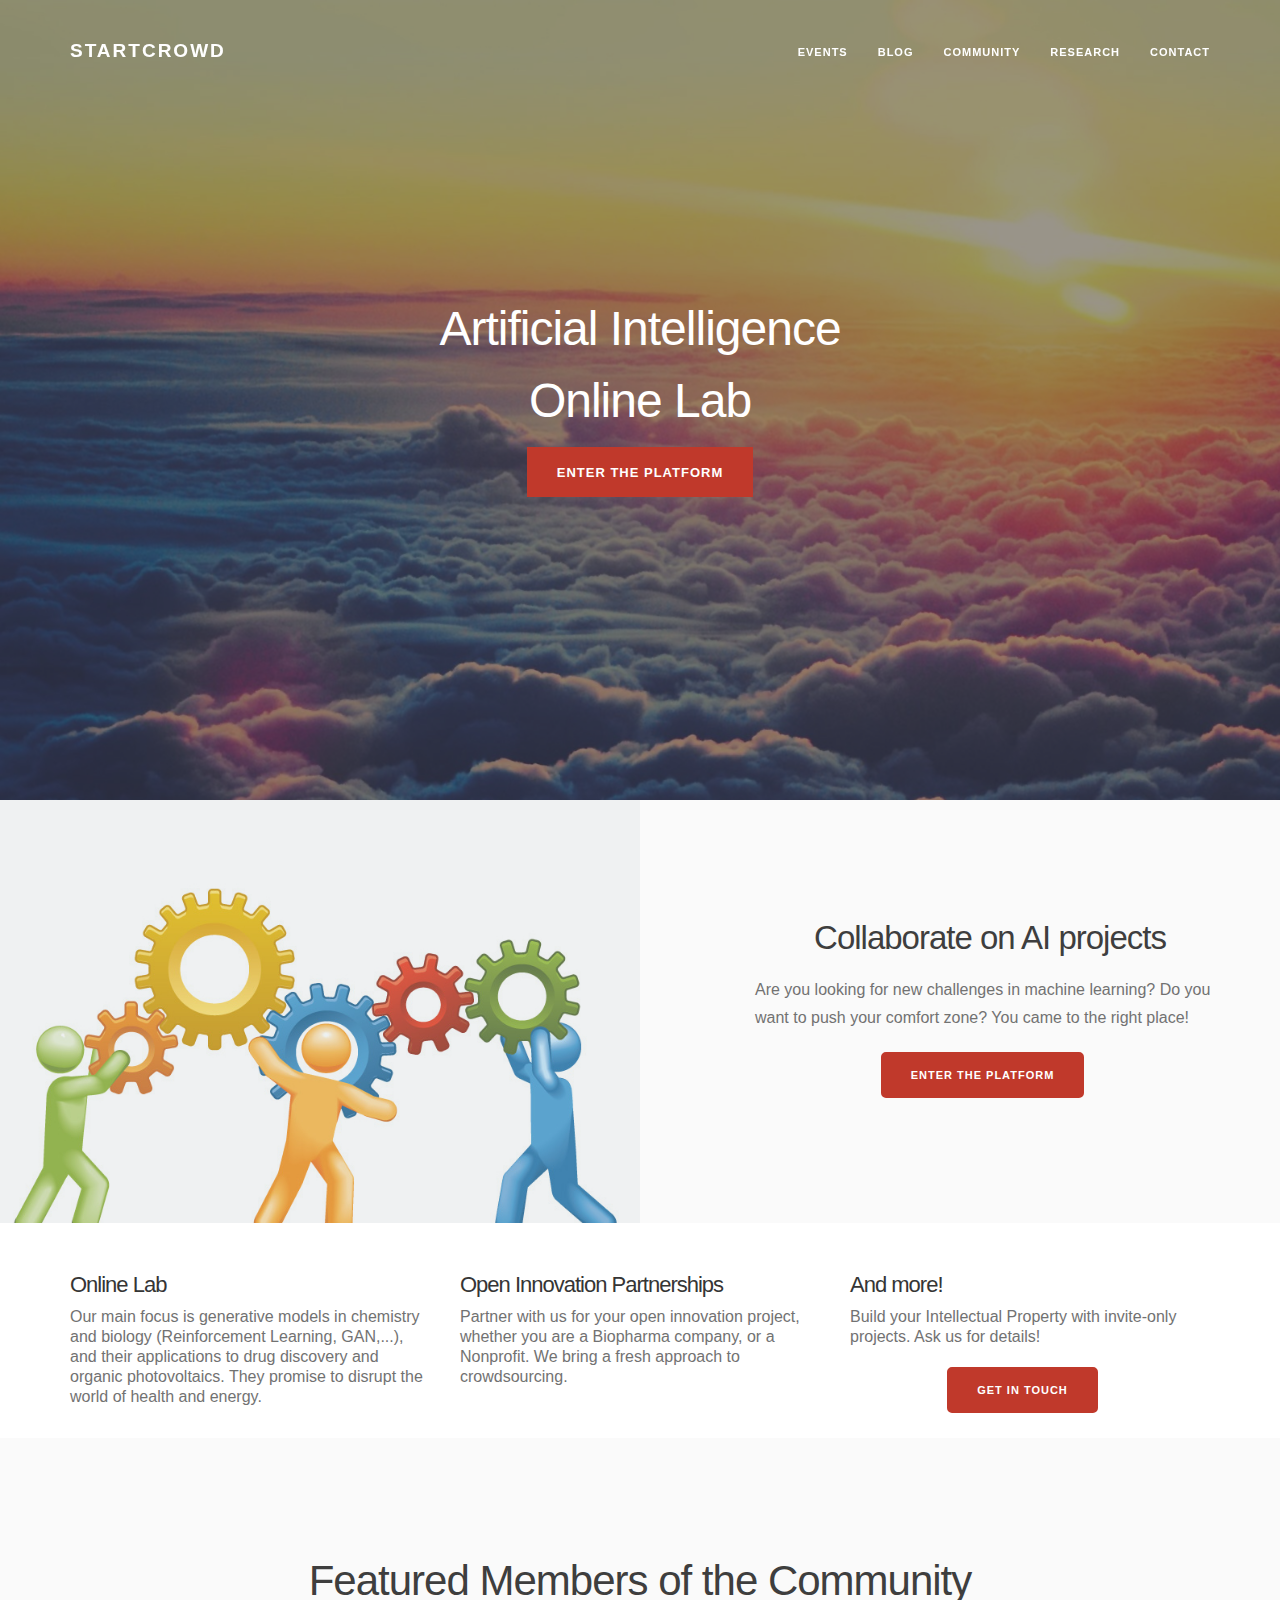
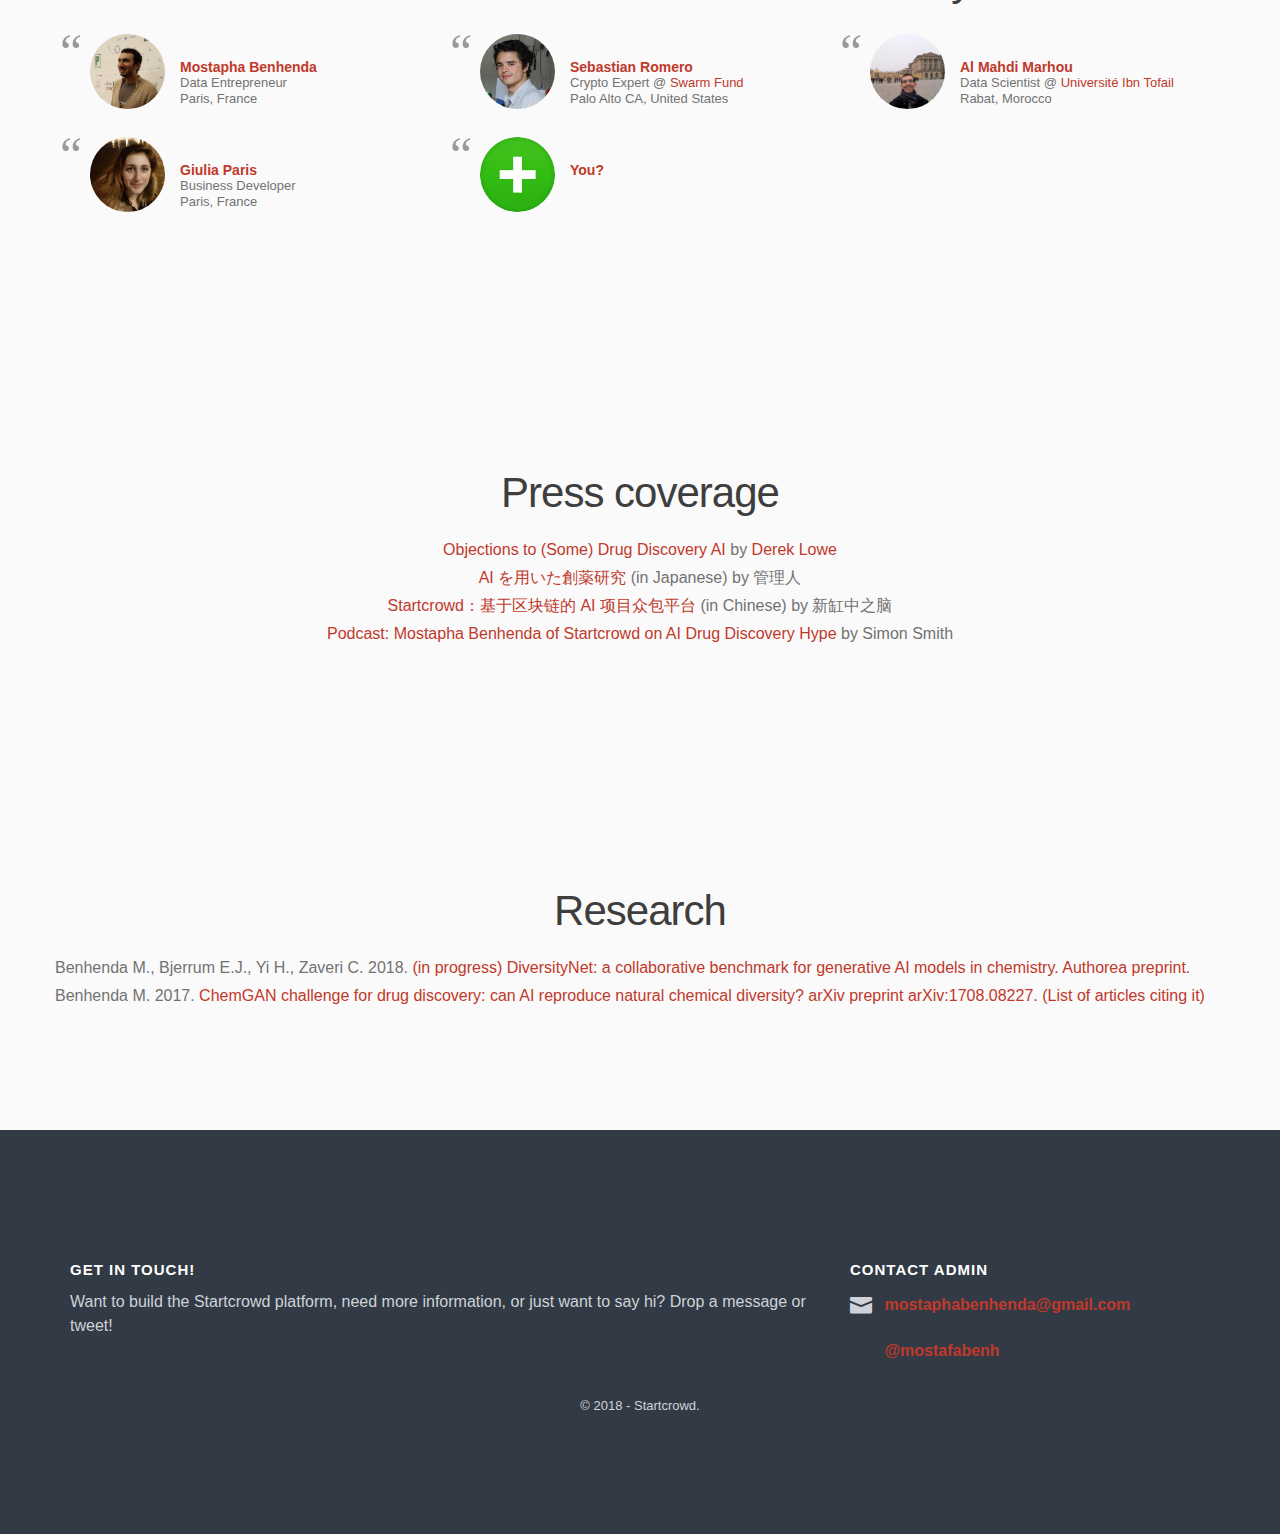
<file: index.html>
<!DOCTYPE html>

<html lang="en" class=" js no-touch"><head><meta http-equiv="Content-Type" content="text/html; charset=UTF-8">
    

    <!-- TITLE OF SITE -->
    <title>Startcrowd | Collaborative Research in AI </title>

    <meta name="description" content="Artificial Intelligence Lab.">


    <meta name="author" content="Mostapha Benhenda">
    <meta name="viewport" content="width=device-width, initial-scale=1, maximum-scale=1">




<meta property="og:title" content="Startcrowd | AI online Lab">
<meta property="og:image" content="images/startcrowdimage.jpg">
<meta property="og:description" content="Artificial Intelligence platform. Build ambitious products. Learn and practice data science for real. Co-operative and user-owned.">



<meta name="twitter:card" content="summary_large_image">
<meta name="twitter:site" content="@mostafabenh">
<meta name="twitter:creator" content="@mostafabenh">
<meta name="twitter:title" content="Startcrowd | Build Artificial Intelligence Products">
<meta name="twitter:description" content="Artificial Intelligence platform. Build ambitious products. Practice data science for real.">
<meta name="twitter:image" content="https://startcrowd.club/images/startcrowdimage.jpg">



    <!-- FAVICON  -->
    <link rel="icon" href="index2/sclogo.png">
    
    <!-- =========================
       STYLESHEETS 
    ============================== -->
    
    <!-- BOOTSTRAP CSS -->
    <link rel="stylesheet" href="./index2/bootstrap.min.css">

    <!-- FONT ICONS -->
    <link rel="stylesheet" href="./index2/icons.min.css">
	
<link rel="stylesheet" href="https://cdnjs.cloudflare.com/ajax/libs/font-awesome/4.7.0/css/font-awesome.min.css">

     
    <!-- GOOGLE FONTS -->
    <link href="./index2/css" rel="stylesheet">
    
    <!-- PLUGINS STYLESHEET -->
    <link rel="stylesheet" href="./index2/animate.min.css">
    <link rel="stylesheet" href="./index2/venobox.min.css">
    
    <!-- CUSTOM STYLESHEET -->
    <link rel="stylesheet" href="./index2/style_crowd.css">

    <!-- RESPONSIVE FIXES -->
    <link rel="stylesheet" href="./index2/responsive.css">

    <!-- COLORS | CURRENTLY USED DIFFERENTLY TO SWITCH FOR DEMO. -->
    <link rel="stylesheet" href="./index2/red.css" title="red">
 

<style type="text/css">/* This is not a zero-length file! */</style><style type="text/css">/* This is not a zero-length file! */</style></head>

<body data-spy="scroll" data-target=".navbar-fixed-top" data-offset="11">

    <div class="main-wrapper">

        <!-- =========================
             PRELOADER
        ============================== -->
        <div class="preloader" style="display: none;">
            <div class="loader-container">
                <div class="text-logo">SmartMVP</div>
                <div class="signal" style="display: none;"></div>
            </div>
        </div> 
        

        <!-- =========================
             HEADER
        ============================== -->
        <header class="header" id="top" data-stellar-background-ratio="0.5" deluminate_imagetype="jpg" style="background-position: 50% -0px;">
            <!-- Background Overlay -->
            <div class="overlay">

                <!-- =========================================
                     Navigation
                ========================================== -->
                <nav class="navbar navbar-fixed-top is-scrolling" role="navigation">
                    <div class="container">
                        <div class="row">
                            <div class="col-md-12">
                                <!-- Navbar-Header -->
                                <div class="navbar-header">
                                    
                                    <!-- Mobile Menu -->
                                    <button data-target=".navbar-collapse" data-toggle="collapse" class="navbar-toggle" type="button">
                                        <i class="icon icon_menu"></i>
                                    </button>

                                    <!-- Text-Logo -->
                                    <a href="#top" class="navbar-brand scrollto" title="Startcrowd">
                                        <span class="text-logo">Startcrowd</span>
                                    </a> 

                              

                                </div><!-- /End Navbar-Header -->

                                <!-- Navbar-Collapse -->
                                <div class="navbar-collapse collapse">
                                    <ul class="nav navbar-nav navbar-right">
                                        <!-- Menu Items -->

				       <li><a target="_blank" href="/events" >Events</a></li>

					    
                                       <li><a target="_blank" href="https://medium.com/the-ai-lab" >Blog</a></li>

                               
                                      <!--   <li><a target="_blank" href="https://gitter.im/Startcrowd" >Discuss</a></li> --> 
                                        <li><a href="#people" title="" class="scrollto">Community</a></li>

                          <!--              <li class=""><a href="#concept" title="" class="scrollto">Concept</a></li>
                 -->                    <li><a href="#research" title="" class="scrollto">Research</a></li>

                                        <li><a href="#footer" title="" class="scrollto">Contact</a></li>

                                       
                                    </ul>
                                </div><!-- /End Navbar-Collapse -->
                            </div><!-- /End Col -->
                        </div><!-- /End Row -->
                    </div><!-- /End Container -->
                </nav><!-- /End Sticky Navigation -->


                
                <!-- =========================================
                     Hero-Section
                ========================================== -->
                <div class="container vmiddle earlyaccess">
                    <div class="row">
                        <div class="col-md-12">
                            <div class="hero-section">
                                
                                <!-- Welcome - Hero Message -->
				    <h1 class="text-white">  Artificial Intelligence   </h1>
                             <!--   <h1 class="text-white">  & Blockchain </h1>   -->
				<h1 class="text-white">	Online Lab </h1>
                                
                                <div class="col-md-10 col-md-offset-1">    
                                    
                                    <!-- Early Access Subscribe with Mailchimp -->



<form method="POST" action="https://formspree.io/mostafacebook@gmail.com">
                                        <div class="row earlyaccess-box">
                                            <div class="col-sm-8 col-sm-offset-2">
                                                
                                                <!-- Mailchimp Notifications -->
                                                <p class="mcbeta-success"></p>
                                                <p class="mcbeta-failed"></p>
                                                
                                                <!-- Mailchimp input bar -->
                                                <div class="input-group">
                                             <!--       <input type="email" id="s-email" name="email" placeholder="Enter your Email Address" class="form-control" required=""> -->
                                                    <!-- Signup Button -->
                                                    <span class="input-group-btn">
    

                                                        <a href="https://floating-earth-58779.herokuapp.com/projects" class="btn btn-color">ENTER THE PLATFORM</a>
                                                    </span>
<!--							
							                                                <span class="input-group-btn">
    

                                                        <a href="https://goo.gl/rDe2ZV" class="btn btn-color">FILL INVESTOR FORM</a>
                                                    

</span>
-->  
							
							
                                                </div>
                                            
                                            </div>
                                        </div>
                                    </form>

                                </div><!-- /End Col -->

                            </div><!-- /End Intro-Section -->
                        </div><!-- /End Col -->
                    </div><!-- /End Row -->
                </div><!-- /End Container Hero-Section -->


            </div><!-- /End Background Overlay -->
        </header>
        <!-- =========================
             /END HEADER
        ============================== -->
	    
	    
     <!-- Section Header Title -->
<!--                        <div class="col-xs-12  dark-bg"  id="products">
<br>
<br>
<br>

                            <h2> <center> <font color="#ffffff">In this community, we believe:</font> </center> </h2>


                          <p class="large">

<center>

<ul>

<h4>

<font color="#ff0000"><li>Real products matter</li></font>
<font color="#ff7f00"><li>Data science is cumulative, not competitive</li></font>
<font color="#ffff00"><li>Users are in charge of their own platforms</li></font>
<font color="#00ff00"><li>All contributions have impact</li></font>
<font color="#0000ff"><li>Talent diversity is celebrated</li></font>
<font color="#8f00ff"><li>Cooperation is everything</li></font>
<br>
</h4>
</ul>
</center>

</p>
                        </div>
                    </div>

	-->
        <!-- ==================================================
             SECTION 2 COLS - IMAGE LEFT AND TEXT WITH CALL TO ACTION
        ======================================================= -->
        <section class="img-with-action light-bg" id="products">
            <div class="container wrapper-lg">
                <div class="row">
                    <div class="col-md-5 col-md-offset-7">
                        <!-- Text Col -->
                        <h3><center>  Collaborate on AI projects  </center>  </h3>
                        <p>
Are you looking for new challenges in machine learning? Do you want to push your comfort zone? You came to the right place! 

</p>


                        <!-- Call To Action Buttons -->
                        <div class="btn-box">

<center> 
    

                                                        <a href="https://floating-earth-58779.herokuapp.com/projects" class="btn btn-color">ENTER THE PLATFORM </a>

<!- https://startcrowd.wikia.com/wiki/AI_products_list  ->

</center> 
                 
                        </div>
                    </div>
                </div><!-- /End Row-->
            </div><!-- /End Container-->
            <!-- Image Col -->
            <div class="hidden-sm hidden-xs col-md-6 img-col-bg img-left" deluminate_imagetype="jpg"></div>
        </section>
        <!-- =============================
             /END SECTION 
        ============================== -->


        <section class="early-features" id="features">

            <div class="container">
                    <!-- Features with Icons -->
                    <div class="row">
                        <div class="col-md-4 feature-box">

                            <h4>Online Lab</h4>
                            <p> Our main focus is generative models in chemistry and biology (Reinforcement Learning, GAN,...), and their applications to drug discovery and organic photovoltaics. They promise to disrupt the world of health and energy. </p>

                        </div>

                        <div class="col-md-4 feature-box">

                            <h4>Open Innovation Partnerships</h4>
                            <p> Partner with us for your open innovation project, whether you are a Biopharma company, or a Nonprofit. We bring a fresh approach to crowdsourcing. </p>



                        </div>

                        <div class="col-md-4 feature-box">

                            <h4>And more!</h4>
                            <p> Build your Intellectual Property with invite-only projects. Ask us for details! </p>


<center>
         <div class="btn-box">



                            <a href="#footer" class="btn btn-color scrollto ">GET IN TOUCH</a>
	</div>
</center>


                        </div>

                        
                    </div><!-- /End Row -->
                </div><!-- /End Wrapper -->
            </div><!-- /End Container -->
        </section>
        <!-- =============================
             /END EARLY FEATURES SECTION
        ============================== -->





        <!-- =================================
             TESTIMONIAL SECTION
        ====================================== -->
        <section class="early-testimonial light-bg" id="people">
            <div class="container">
                <!-- Padding -->
                <div class="wrapper-lg">
                    <div class="row">
                        <div class="col-md-8 col-md-offset-2">
                            <!-- Section Header Title -->
                            <h2>Featured Members of the Community</h2>

                        </div>
                    </div><!-- /End Row -->
                    
                    <div class="row">
                        <!-- Testimonial Box -->
                        <div class="col-md-4">
<blockquote>
                                <!-- Author info -->
                                <div class="author-box">
                                    <img class="avatar" src="images/mostapha_benhenda.jpg" alt=" ">
                                    <div class="testimonial-name">
                                      <span>  <a target="_blank" href="https://www.linkedin.com/pub/mostapha-benhenda/99/689/bb2">
 Mostapha Benhenda  </a> </span> Data Entrepreneur <!--@ <a target="_blank" href="https://www.mindolia.com"> 
 Mindolia  </a>  --> <br> Paris, France  </br>
                                    </div>
                                </div>

                        </div><!-- /End Col -->
   </blockquote>                     


  <!-- Testimonial Box -->
                        <div class="col-md-4">
<blockquote>
                                <!-- Author info -->
                                <div class="author-box">
                                    <img class="avatar" src="images/sebastian_romero.jpg" alt=" ">
                                    <div class="testimonial-name">
                                      <span>  <a target="_blank" href="https://www.linkedin.com/in/sebastian-romero-21714a146">
 Sebastian Romero  </a> </span> Crypto Expert @ <a target="_blank" href="https://www.swarm.fund/">
 Swarm Fund  </a> <br> Palo Alto CA, United States  </br>
                                    </div>
                                </div>

                        </div><!-- /End Col -->
   </blockquote>                     


  <!-- Testimonial Box -->
                        <div class="col-md-4">
<blockquote>
                                <!-- Author info -->
                                <div class="author-box">
                                    <img class="avatar" src="images/mahdi_marhou.jpg" alt=" ">
                                    <div class="testimonial-name">
                                      <span>  <a target="_blank" href="https://www.linkedin.com/in/mahdimr/">
Al Mahdi Marhou </a> </span> Data Scientist @ <a target="_blank" href="https://www.linkedin.com/in/mahdimr/">
  Université Ibn Tofail  </a> <br> Rabat, Morocco  </br>
                                    </div>
                                </div>

                        </div><!-- /End Col -->
   </blockquote>                       <!-- Testimonial Box -->
                    <!--    <div class="col-md-4">
<blockquote>
                               <!--  Author info 
                                <div class="author-box">
                                    <img class="avatar" src="images/Margaretta.jpg" alt=" ">
                                    <div class="testimonial-name">
                                      <span>  <a target="_blank" href="https://www.linkedin.com/in/margarettacolangelo">
 Margaretta Colangelo  </a> </span> Managing Director @ <a target="_blank" href="http://www.margarettacolangelo.com">
 Margaretta Colangelo Ventures  </a> <br> San Francisco CA, United States  </br>
                                    </div>
                                </div>-->

                      <!--  </div> /End Col 
		
		
   </blockquote> -->                      <!-- Testimonial Box -->
                        <div class="col-md-4">
<blockquote>
                                <!-- Author info -->
                                <div class="author-box">
                                    <img class="avatar" src="images/giulia.jpg" alt=" ">
                                    <div class="testimonial-name">
                                      <span>  <a target="_blank" href="https://www.linkedin.com/in/giuliaparis">
 Giulia Paris  </a> </span> Business Developer 
  <br> Paris, France  </br>
                                    </div>
                                </div>

                        </div><!-- /End Col -->
		
		
   </blockquote>                       <!-- Testimonial Box -->
                        <div class="col-md-4">
<blockquote>
                                <!-- Author info -->
                                <div class="author-box">
                                    <img class="avatar" src="images/plus.jpg" alt=" ">
                                    <div class="testimonial-name">
                                      <span>  <a target="_blank" href="https://gitter.im/Startcrowd">
 You?  </a> </span>
                                    </div>
                                </div>

                        </div><!-- /End Col -->
   </blockquote>                     
                    </div><!-- /End Row -->

                </div><!-- /End Wrapper -->
            </div><!-- /End Container -->
        </section>
        <!-- =============================
             /END TESTIMONIAL SECTION
        ============================== -->



        <!-- =================================
             TESTIMONIAL SECTION
        ====================================== -->
        <section class="early-testimonial light-bg" id="research">
            <div class="container">
                <!-- Padding -->
                <div class="wrapper-lg">
                    <div class="row">
                        <div class="col-md-8 col-md-offset-2">
                            <!-- Section Header Title -->
                            <h2>Press coverage</h2>

                        </div>
                    </div><!-- /End Row -->
                    
                    <div class="row">
                         <center>   
<a target="_blank" href= 'http://blogs.sciencemag.org/pipeline/archives/2018/01/10/objections-to-some-drug-discovery-ai' > Objections to (Some) Drug Discovery AI
 </a> by  <a target="_blank" href= 'https://en.wikipedia.org/wiki/Derek_Lowe_(chemist)' > Derek Lowe </a>
			    </center>       
                    </div><!-- /End Row -->

			 
                    <div class="row">
                         <center>   
<a target="_blank" href= 'http://computational-chemistry.com/blog/2018/01/12/ai-drug-discovery/' > AI を用いた創薬研究 
 </a> (in Japanese) by  管理人
			    </center>       
                    </div><!-- /End Row -->
			
			
			 
                    <div class="row">
                         <center>   
<a target="_blank" href= 'http://blog.csdn.net/shebao3333/article/details/79060769' > Startcrowd：基于区块链的 AI 项目众包平台
 </a> (in Chinese) by  新缸中之脑
			    </center>       
                    </div><!-- /End Row -->
			
		    <div class="row">
                         <center>   
<a target="_blank" href= 'https://blog.benchsci.com/mostapha-benhenda-of-startcrowd-on-ai-drug-discovery-hype' > Podcast: Mostapha Benhenda of Startcrowd on AI Drug Discovery Hype </a>  by Simon Smith			    </center>       
                    </div><!-- /End Row -->
				 
			
                </div><!-- /End Wrapper -->
            </div><!-- /End Container -->
        </section>
        <!-- =============================
             /END TESTIMONIAL SECTION
        ============================== -->





        <!-- =================================
             TESTIMONIAL SECTION
        ====================================== -->
        <section class="early-testimonial light-bg" id="research">
            <div class="container">
                <!-- Padding -->
                <div class="wrapper-lg">
                    <div class="row">
                        <div class="col-md-8 col-md-offset-2">
                            <!-- Section Header Title -->
                            <h2>Research</h2>

                        </div>
                    </div><!-- /End Row -->
                    
			  <div class="row">
                            
Benhenda M., Bjerrum E.J., Yi H., Zaveri C. 2018. <a target="_blank" href= 'https://www.authorea.com/users/226673/articles/285209-diversitynet-a-collaborative-benchmark-for-generative-ai-models-in-chemistry' > (in progress) DiversityNet: a collaborative benchmark for generative AI models in chemistry. Authorea preprint.</a>
			                
                    </div><!-- /End Row -->

			
                    <div class="row">
                            
Benhenda M. 2017. <a target="_blank" href= 'https://arxiv.org/abs/1708.08227' >ChemGAN challenge for drug discovery: can AI reproduce natural chemical diversity? arXiv preprint arXiv:1708.08227.</a>
			          <a target="_blank" href= 'https://scholar.google.fr/scholar?cites=15622372366151905014&as_sdt=2005&sciodt=0,5&hl=en' > (List of articles citing it) </a>
                    </div><!-- /End Row -->

                </div><!-- /End Wrapper -->
            </div><!-- /End Container -->
        </section>
        <!-- =============================
             /END TESTIMONIAL SECTION
        ============================== -->



        <!-- ==================================================
            FOOTER
        ======================================================= -->
        <footer class="footer dark-bg" id="footer">
            <div class="container">
                <div class="wrapper-lg">
                    <div class="row">
                        <div class="col-md-8">
                            <h5 class="text-white">Get in touch!</h5>
                            <p class="form-text">Want to build the Startcrowd platform, need more information, or just want to say hi? Drop a message or tweet!   </p>
         






                        </div>
                        

                        <div class="col-md-4 footer-right">
                            
                            <h5 class="text-white">Contact Admin</h5>
                            <div class="contact-item">
                                <div class="contact-icon">
                                    <i class="icon icon_mail"></i>
                                </div>
                                <div class="contact-content">
                                    <a href="mailto:mostaphabenhenda@gmail.com">mostaphabenhenda@gmail.com</a>
                                </div>
                            </div>
				
				
                            <div class="contact-item">
                                <div class="contact-icon">
				    <i class="fab fa-twitter"></i>
                                </div>
                                <div class="contact-content">
                                    <a href="https://twitter.com/mostafabenh">@mostafabenh</a>
                                </div>
                            </div>




                            
                        </div>

                    </div><!-- End Row -->

                    <!-- Footer Menu and Copy -->
                    <div class="row">
                        <div class="col-md-12">
                          
                            <p class="footer-copy">© 2018 - Startcrowd.</p>
                        </div>
                    </div><!-- End Row -->
                


                </div><!-- /End Wrapper -->
            </div><!-- /End Container -->
        </footer>

    </div><!-- /End Main Wrapper-->


    <!-- =========================
        SCRIPTS 
    ============================== -->
    <script src="https://ajax.googleapis.com/ajax/libs/jquery/1.11.1/jquery.min.js"></script>
    <script src="./index2/bootstrap.min.js"></script>
    <script src="./index2/jquery.easing.1.3.min.js"></script>
    <script src="./index2/modernizr.custom.min.js"></script>
    <script src="./index2/plugins.min.js"></script>

    <!-- Custom Script -->
    <script src="./index2/custom.js"></script>
  

    <!-- Google analytics Script -->

<script>
  (function(i,s,o,g,r,a,m){i['GoogleAnalyticsObject']=r;i[r]=i[r]||function(){
  (i[r].q=i[r].q||[]).push(arguments)},i[r].l=1*new Date();a=s.createElement(o),
  m=s.getElementsByTagName(o)[0];a.async=1;a.src=g;m.parentNode.insertBefore(a,m)
  })(window,document,'script','https://www.google-analytics.com/analytics.js','ga');

  ga('create', 'UA-98157654-1', 'auto');
  ga('send', 'pageview');

</script>


</body></html>
</file>
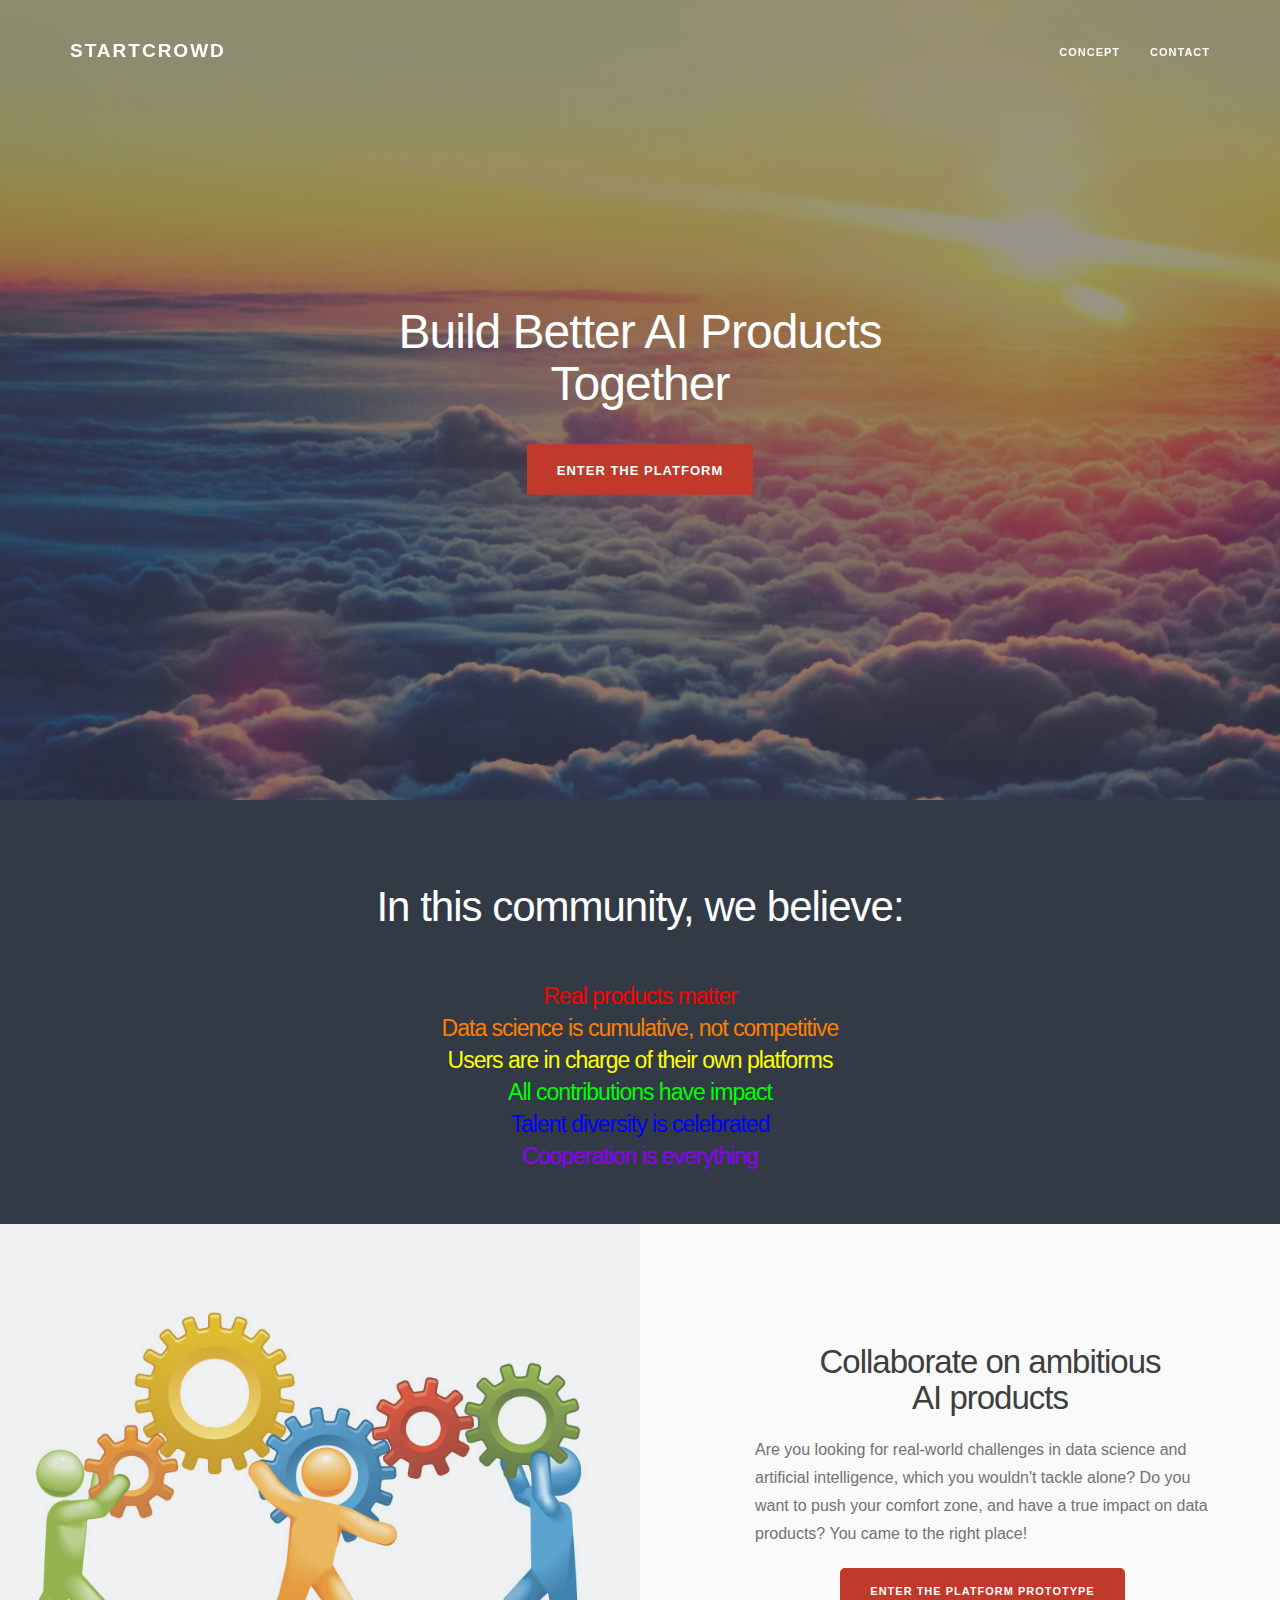
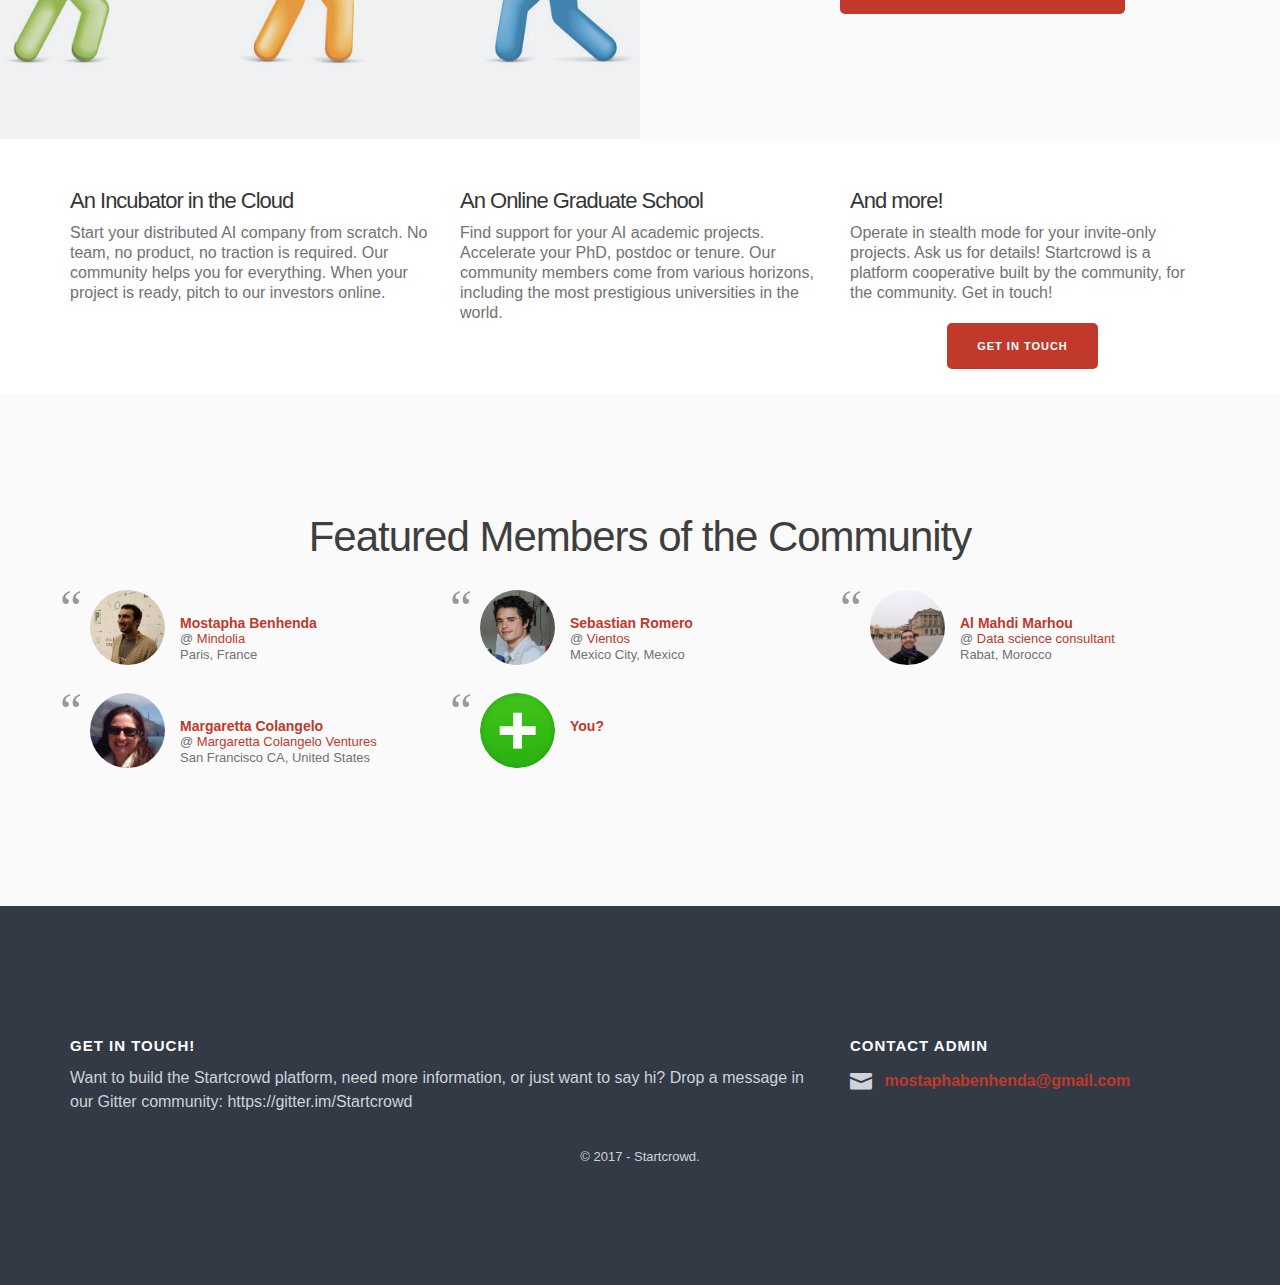
<file: index_new.html>
<!DOCTYPE html>

<html lang="en" class=" js no-touch"><head><meta http-equiv="Content-Type" content="text/html; charset=UTF-8">
    

    <!-- TITLE OF SITE -->
    <title>Startcrowd | Build Artificial Intelligence Products Together</title>

    <meta name="description" content="Artificial Intelligence platform. Build ambitious products together. Learn and practice data science for real. Co-operative and user-owned.">


    <meta name="author" content="Mostapha Benhenda">
    <meta name="viewport" content="width=device-width, initial-scale=1, maximum-scale=1">




<meta property="og:title" content="Startcrowd | Build Artificial Intelligence Products Together">
<meta property="og:image" content="images/startcrowdimage.jpg">
<meta property="og:description" content="Artificial Intelligence platform. Build ambitious products together. Learn and practice data science for real. Co-operative and user-owned.">



<meta name="twitter:card" content="summary_large_image">
<meta name="twitter:site" content="@mostafabenh">
<meta name="twitter:creator" content="@mostafabenh">
<meta name="twitter:title" content="Startcrowd | Build Ambitious Artificial Intelligence Products">
<meta name="twitter:description" content="Artificial Intelligence platform. Build ambitious products together. Practice data science for real.">
<meta name="twitter:image" content="https://startcrowd.club/images/startcrowdimage.jpg">



    <!-- FAVICON  -->
    <link rel="icon" href="index2/sclogo.png">
    
    <!-- =========================
       STYLESHEETS 
    ============================== -->
    
    <!-- BOOTSTRAP CSS -->
    <link rel="stylesheet" href="./index2/bootstrap.min.css">

    <!-- FONT ICONS -->
    <link rel="stylesheet" href="./index2/icons.min.css">
     
    <!-- GOOGLE FONTS -->
    <link href="./index2/css" rel="stylesheet">
    
    <!-- PLUGINS STYLESHEET -->
    <link rel="stylesheet" href="./index2/animate.min.css">
    <link rel="stylesheet" href="./index2/venobox.min.css">
    
    <!-- CUSTOM STYLESHEET -->
    <link rel="stylesheet" href="./index2/style_crowd.css">

    <!-- RESPONSIVE FIXES -->
    <link rel="stylesheet" href="./index2/responsive.css">

    <!-- COLORS | CURRENTLY USED DIFFERENTLY TO SWITCH FOR DEMO. -->
    <link rel="stylesheet" href="./index2/red.css" title="red">
 

<style type="text/css">/* This is not a zero-length file! */</style><style type="text/css">/* This is not a zero-length file! */</style></head>

<body data-spy="scroll" data-target=".navbar-fixed-top" data-offset="11">

    <div class="main-wrapper">

        <!-- =========================
             PRELOADER
        ============================== -->
        <div class="preloader" style="display: none;">
            <div class="loader-container">
                <div class="text-logo">SmartMVP</div>
                <div class="signal" style="display: none;"></div>
            </div>
        </div> 
        

        <!-- =========================
             HEADER
        ============================== -->
        <header class="header" id="top" data-stellar-background-ratio="0.5" deluminate_imagetype="jpg" style="background-position: 50% -0px;">
            <!-- Background Overlay -->
            <div class="overlay">

                <!-- =========================================
                     Navigation
                ========================================== -->
                <nav class="navbar navbar-fixed-top is-scrolling" role="navigation">
                    <div class="container">
                        <div class="row">
                            <div class="col-md-12">
                                <!-- Navbar-Header -->
                                <div class="navbar-header">
                                    
                                    <!-- Mobile Menu -->
                                    <button data-target=".navbar-collapse" data-toggle="collapse" class="navbar-toggle" type="button">
                                        <i class="icon icon_menu"></i>
                                    </button>

                                    <!-- Text-Logo -->
                                    <a href="#top" class="navbar-brand scrollto" title="Startcrowd">
                                        <span class="text-logo">Startcrowd</span>
                                    </a> 

                              

                                </div><!-- /End Navbar-Header -->

                                <!-- Navbar-Collapse -->
                                <div class="navbar-collapse collapse">
                                    <ul class="nav navbar-nav navbar-right">
                                        <!-- Menu Items -->


                                        <li class=""><a href="#products" title="" class="scrollto">Concept</a></li>

                                        <li><a href="#footer" title="" class="scrollto">Contact</a></li>

                                       
                                    </ul>
                                </div><!-- /End Navbar-Collapse -->
                            </div><!-- /End Col -->
                        </div><!-- /End Row -->
                    </div><!-- /End Container -->
                </nav><!-- /End Sticky Navigation -->


                
                <!-- =========================================
                     Hero-Section
                ========================================== -->
                <div class="container vmiddle earlyaccess">
                    <div class="row">
                        <div class="col-md-12">
                            <div class="hero-section">
                                
                                <!-- Welcome - Hero Message -->
                                <h1 class="text-white">Build Better AI Products <br> Together </h1>
                                <p class="text-white">   </p>
                                
                                <div class="col-md-10 col-md-offset-1">    
                                    
                                    <!-- Early Access Subscribe with Mailchimp -->



<form method="POST" action="https://formspree.io/mostafacebook@gmail.com">
                                        <div class="row earlyaccess-box">
                                            <div class="col-sm-8 col-sm-offset-2">
                                                
                                                <!-- Mailchimp Notifications -->
                                                <p class="mcbeta-success"></p>
                                                <p class="mcbeta-failed"></p>
                                                
                                                <!-- Mailchimp input bar -->
                                                <div class="input-group">
                                             <!--       <input type="email" id="s-email" name="email" placeholder="Enter your Email Address" class="form-control" required=""> -->
                                                    <!-- Signup Button -->
                                                    <span class="input-group-btn">
    

                                                        <a href="https://floating-earth-58779.herokuapp.com/projects" class="btn btn-color">ENTER THE PLATFORM</a>
                                                    </span>
                                                </div>
                                            
                                            </div>
                                        </div>
                                    </form>

                                </div><!-- /End Col -->

                            </div><!-- /End Intro-Section -->
                        </div><!-- /End Col -->
                    </div><!-- /End Row -->
                </div><!-- /End Container Hero-Section -->


            </div><!-- /End Background Overlay -->
        </header>
        <!-- =========================
             /END HEADER
        ============================== -->
     <!-- Section Header Title -->
                        <div class="col-xs-12  dark-bg"  id="products">
<br>
<br>
<br>

                            <h2> <center> <font color="#ffffff">In this community, we believe:</font> </center> </h2>


                          <p class="large">

<center>

<ul>

<h4>

<font color="#ff0000">

<li>Real products matter</li>

</font>


<font color="#ff7f00"><li>Data science is cumulative, not competitive</li></font>


<font color="#ffff00"><li>Users are in charge of their own platforms</li></font>
<font color="#00ff00"><li>All contributions have impact</li></font>
<font color="#0000ff"><li>Talent diversity is celebrated</li></font>
<font color="#8f00ff"><li>Cooperation is everything</li></font>

<br>

</h4>

</ul>


</center>

</p>
                        </div>
                    </div>

        <!-- ==================================================
             SECTION 2 COLS - IMAGE LEFT AND TEXT WITH CALL TO ACTION
        ======================================================= -->
        <section class="img-with-action light-bg" >
            <div class="container wrapper-lg">
                <div class="row">
                    <div class="col-md-5 col-md-offset-7">
                        <!-- Text Col -->
                        <h3><center>  Collaborate on ambitious <br> AI products  </center>  </h3>
                        <p>
Are you looking for real-world challenges in data science and artificial intelligence, which you wouldn't tackle alone? Do you want to push your comfort zone, and have a true impact on data products? You came to the right place! 

</p>


                        <!-- Call To Action Buttons -->
                        <div class="btn-box">

<center> 
    

                                                        <a href="https://floating-earth-58779.herokuapp.com/projects" class="btn btn-color">ENTER THE PLATFORM PROTOTYPE</a>

<!- https://startcrowd.wikia.com/wiki/AI_products_list  ->

</center> 
                 
                        </div>
                    </div>
                </div><!-- /End Row-->
            </div><!-- /End Container-->
            <!-- Image Col -->
            <div class="hidden-sm hidden-xs col-md-6 img-col-bg img-left" deluminate_imagetype="jpg"></div>
        </section>
        <!-- =============================
             /END SECTION 
        ============================== -->


        <section class="early-features" id="features">

            <div class="container">
                    <!-- Features with Icons -->
                    <div class="row">
                        <div class="col-md-4 feature-box">

                            <h4>An Incubator in the Cloud</h4>
                            <p>Start your distributed AI company from scratch. No team, no product, no traction is required. Our community helps you for everything. When your project is ready, pitch to our investors online.</p>

                        </div>

                        <div class="col-md-4 feature-box">

                            <h4>An Online Graduate School</h4>
                            <p> Find support for your AI academic projects. Accelerate your PhD, postdoc or tenure. Our community members come from various horizons, including the most prestigious universities in the world. </p>



                        </div>

                        <div class="col-md-4 feature-box">

                            <h4>And more!</h4>
                            <p> Operate in stealth mode for your invite-only projects. Ask us for details! Startcrowd is a platform cooperative built by the community, for the community. Get in touch! </p>


<center>
         <div class="btn-box">



                            <a href="#footer" class="btn btn-color scrollto ">GET IN TOUCH</a>
	</div>
</center>


                        </div>

                        
                    </div><!-- /End Row -->
                </div><!-- /End Wrapper -->
            </div><!-- /End Container -->
        </section>
        <!-- =============================
             /END EARLY FEATURES SECTION
        ============================== -->



        <!-- =================================
             TESTIMONIAL SECTION
        ====================================== -->
        <section class="early-testimonial light-bg" id="testimonials">
            <div class="container">
                <!-- Padding -->
                <div class="wrapper-lg">
                    <div class="row">
                        <div class="col-md-8 col-md-offset-2">
                            <!-- Section Header Title -->
                            <h2>Featured Members of the Community</h2>

                        </div>
                    </div><!-- /End Row -->
                    
                    <div class="row">
                        <!-- Testimonial Box -->
                        <div class="col-md-4">
<blockquote>
                                <!-- Author info -->
                                <div class="author-box">
                                    <img class="avatar" src="images/mostapha_benhenda.jpg" alt=" ">
                                    <div class="testimonial-name">
                                      <span>  <a target="_blank" href="https://www.linkedin.com/pub/mostapha-benhenda/99/689/bb2">
 Mostapha Benhenda  </a> </span> @ <a target="_blank" href="https://www.mindolia.com">
 Mindolia  </a> <br> Paris, France  </br>
                                    </div>
                                </div>

                        </div><!-- /End Col -->
   </blockquote>                     


  <!-- Testimonial Box -->
                        <div class="col-md-4">
<blockquote>
                                <!-- Author info -->
                                <div class="author-box">
                                    <img class="avatar" src="images/sebastian_romero.jpg" alt=" ">
                                    <div class="testimonial-name">
                                      <span>  <a target="_blank" href="https://www.linkedin.com/in/sebastian-romero-21714a146">
 Sebastian Romero  </a> </span> @ <a target="_blank" href="https://vientos.coop/en">
 Vientos  </a> <br> Mexico City, Mexico  </br>
                                    </div>
                                </div>

                        </div><!-- /End Col -->
   </blockquote>                     


  <!-- Testimonial Box -->
                        <div class="col-md-4">
<blockquote>
                                <!-- Author info -->
                                <div class="author-box">
                                    <img class="avatar" src="images/mahdi_marhou.jpg" alt=" ">
                                    <div class="testimonial-name">
                                      <span>  <a target="_blank" href="https://www.linkedin.com/in/mahdimr/">
Al Mahdi Marhou </a> </span> @ <a target="_blank" href="https://www.linkedin.com/in/mahdimr/">
 Data science consultant  </a> <br> Rabat, Morocco  </br>
                                    </div>
                                </div>

                        </div><!-- /End Col -->
   </blockquote>                       <!-- Testimonial Box -->
                        <div class="col-md-4">
<blockquote>
                                <!-- Author info -->
                                <div class="author-box">
                                    <img class="avatar" src="images/margaretta_colangelo.jpg" alt=" ">
                                    <div class="testimonial-name">
                                      <span>  <a target="_blank" href="https://www.linkedin.com/in/margarettacolangelo">
 Margaretta Colangelo  </a> </span> @ <a target="_blank" href="http://www.margarettacolangelo.com">
 Margaretta Colangelo Ventures  </a> <br> San Francisco CA, United States  </br>
                                    </div>
                                </div>

                        </div><!-- /End Col -->
   </blockquote>                       <!-- Testimonial Box -->
                        <div class="col-md-4">
<blockquote>
                                <!-- Author info -->
                                <div class="author-box">
                                    <img class="avatar" src="images/plus.jpg" alt=" ">
                                    <div class="testimonial-name">
                                      <span>  <a target="_blank" href="https://gitter.im/Startcrowd">
 You?  </a> </span>
                                    </div>
                                </div>

                        </div><!-- /End Col -->
   </blockquote>                     
                    </div><!-- /End Row -->

                </div><!-- /End Wrapper -->
            </div><!-- /End Container -->
        </section>
        <!-- =============================
             /END TESTIMONIAL SECTION
        ============================== -->






        <!-- ==================================================
            FOOTER
        ======================================================= -->
        <footer class="footer dark-bg" id="footer">
            <div class="container">
                <div class="wrapper-lg">
                    <div class="row">
                        <div class="col-md-8">
                            <h5 class="text-white">Get in touch!</h5>
                            <p class="form-text">Want to build the Startcrowd platform, need more information, or just want to say hi? Drop a message in our <a href='https://gitter.im/Startcrowd' > Gitter community:</a> <a href='https://gitter.im/Startcrowd' > https://gitter.im/Startcrowd </a>    </p>
         






                        </div>
                        

                        <div class="col-md-4 footer-right">
                            
                            <h5 class="text-white">Contact Admin</h5>
                            <div class="contact-item">
                                <div class="contact-icon">
                                    <i class="icon icon_mail"></i>
                                </div>
                                <div class="contact-content">
                                    <a href="mailto:mostaphabenhenda@gmail.com">mostaphabenhenda@gmail.com</a>
                                </div>
                            </div>



                            
                        </div>

                    </div><!-- End Row -->

                    <!-- Footer Menu and Copy -->
                    <div class="row">
                        <div class="col-md-12">
                          
                            <p class="footer-copy">© 2017 - Startcrowd.</p>
                        </div>
                    </div><!-- End Row -->
                


                </div><!-- /End Wrapper -->
            </div><!-- /End Container -->
        </footer>

    </div><!-- /End Main Wrapper-->


    <!-- =========================
        SCRIPTS 
    ============================== -->
    <script src="https://ajax.googleapis.com/ajax/libs/jquery/1.11.1/jquery.min.js"></script>
    <script src="./index2/bootstrap.min.js"></script>
    <script src="./index2/jquery.easing.1.3.min.js"></script>
    <script src="./index2/modernizr.custom.min.js"></script>
    <script src="./index2/plugins.min.js"></script>

    <!-- Custom Script -->
    <script src="./index2/custom.js"></script>
  

    <!-- Google analytics Script -->

<script>
  (function(i,s,o,g,r,a,m){i['GoogleAnalyticsObject']=r;i[r]=i[r]||function(){
  (i[r].q=i[r].q||[]).push(arguments)},i[r].l=1*new Date();a=s.createElement(o),
  m=s.getElementsByTagName(o)[0];a.async=1;a.src=g;m.parentNode.insertBefore(a,m)
  })(window,document,'script','https://www.google-analytics.com/analytics.js','ga');

  ga('create', 'UA-98157654-1', 'auto');
  ga('send', 'pageview');

</script>


</body></html>
</file>
<file: index2/style_crowd.css>
/* 
Template Name: SmartMVP - Responsive Premium Startup Landing Page Template
Theme URL: http://themedept.com/demo/smartmvp/index.html
Description: SmartMVP - Responsive Premium Startup Landing Page Template
Author: ThemeDept
Author URL: http://themedept.com
Version: 1.2.0
Website: http://themedept.com
Tags: startup landing page, app landing page, html5 template, one page, startup, saas, mvp, landing page
*/


/* ------------------------------------------ */
/*             TABLE OF CONTENTS
/* ------------------------------------------ */

/*   01 - General Style                          */
/*   02 - Typography                             */
/*   03 - Buttons & Icons                        */
/*   04 - Header & Navigation                    */
/*   05 - Early Access Modal                     */
/*   06 - Early Access Header                    */
/*   07 - Countdown Header                       */
/*   08 - General Section Settings               */
/*   09 - Footer                                 */



/* ==========================================================================
   01. GENERAL STYLE
========================================================================== */ 
/*------------------------------------------*/
/*	 Basic Settings
/*------------------------------------------*/
body {
    font-family: "Open Sans", "Helvetica Neue", Helvetica, Arial, sans-serif;
    -webkit-font-smoothing: antialiased;
    color: #727272;
    font-size: 16px;
    line-height: 28px;
    font-weight: 400;
    padding: 0;
    background-color: #ffffff;
}

section{
    position:relative;
    overflow:hidden;
}

.main-wrapper {
    overflow: hidden;
}

/*------------------------------------------------------------------*/
/*	 Internet Explorer 10 in Windows 8 and Windows Phone 8 Bug fix
/*-----------------------------------------------------------------*/
@-webkit-viewport { 
	width: device-width; 
}

@-moz-viewport { 
	width: device-width; 
}

@-ms-viewport { 
	width: device-width; 
}

@-o-viewport { 
	width: device-width; 
}

@viewport { 
	width: device-width; 
}

/*------------------------------------------*/
/*	 Link 
/*------------------------------------------*/
a {
	-webkit-transition: all 250ms ease-in-out;
	-moz-transition: all 250ms ease-in-out;
	-o-transition: all 250ms ease-in-out;
	-ms-transition: all 250ms ease-in-out;
	transition: all 250ms ease-in-out;
}

a:hover, a:focus {
	color: #3e3e3e;
	text-decoration: none;
}

/*------------------------------------------*/
/*	 Lists
/*------------------------------------------*/
ul {
	padding-left: 0;
	list-style: none;
}

/*------------------------------------------*/
/*	 Backgrounds
/*------------------------------------------*/
.light-bg{
	background-color: #fafafa;
}

.dark-bg{
    background-color: #323a45;
}

.white-bg{
    background-color: #ffffff;
}

/*------------------------------------------*/
/*	 Overlay Effect
/*------------------------------------------*/
.overlay{
    /* Provides cross-browser RGBa background */
    zoom: 1;
    filter: progid:DXImageTransform.Microsoft.gradient(gradientType=0, startColorstr='#80000000', endColorstr='#80000000');
    background: transparent;
    background: rgba(51, 51, 51, 0.5);
}

/* set filter as none for IE9+, because IE9+ support RGBa */
:root .overlay {
    filter: none\0/IE9;
}

/*------------------------------------------*/
/*   Form Settings
/*------------------------------------------*/
.form-group {
    margin-bottom: 25px;
}

.control-label {
    display: block;
    font-size: 13px;
    line-height: 15px;
    font-weight: 600;
    text-transform: uppercase;
    letter-spacing: 0.1em;
    margin: 0 0 7px 0;
    color: #3e3e3e;
}

.form-control {
    display: inline-block;
    width: 100%;
    height: 39px;
    padding: 9px;
    font-size: 13px;
    line-height: 17px;
    color: #3e3e3e;
    background-color: transparent;
    background-image: none;
    border: 2px solid #cb6060;
    -webkit-border-radius: 3px;
    -moz-border-radius: 3px;
    border-radius: 3px;
    -webkit-box-shadow: none;
    -moz-box-shadow: none;
    box-shadow: none;
    -webkit-transition: none;
    -o-transition: none;
    -moz-transition: none;
    transition: none;
}

/*------------------------------------------*/
/*   Modal Settings
/*------------------------------------------*/
.modal-content {
    text-align: center;
}

/*------------------------------------------*/
/*   Notifications
/*------------------------------------------*/
.lm-success,.lm-failed,.mcbeta-success,.mcbeta-failed,.email-success,.email-failed{
    display: none;
    margin-top: 5px;
}

.lm-success,.email-success {
    color:#27ae60;
}

.mcbeta-success,.mcbeta-failed {
    color:#ffffff;
}

.lm-failed,.email-failed {
    color:#c0392b;
}


/*------------------------------------------*/
/*	 Blockquote
/*------------------------------------------*/
blockquote {
    border: 0;
    padding: 0 20px;
}

blockquote:before {
    height: 0;
    float: left;
    position: relative;
    top: 14px;
    left: -30px;
    content: "“";
    font-family: Georgia, Times, "Times New Roman", serif;
    font-size: 50px;
    color: #999;
}

blockquote img {
	float: left;
	-webkit-border-radius: 50%;
	-moz-border-radius: 50%;
	border-radius: 50%;
	height: 75px;
	width: 75px;
	margin-right: 15px;
}

/*------------------------------------------*/
/*   Wrappers & Boxes
/*------------------------------------------*/
.wrapper-lg{
    padding: 120px 0;
}

.wrapper-md{
    padding: 80px 0;
}

.wrapper-sm{
    padding: 50px 0;
}

.wrapper-xs{
    padding: 20px 0;
}

/* vertical align */
.vmiddle{
    position: relative;
    top: 50%;
    -webkit-transform: translateY(-50%);
    -moz-transform: translateY(-50%);
    -o-transform: translateY(-50%);
    -ms-transform: translateY(-50%);
    transform: translateY(-50%);
}

/*------------------------------------------*/
/*   Preloader
/*------------------------------------------*/
.preloader{
    position: fixed;
    top: 0;
    left: 0;
    right: 0;
    bottom: 0;
    z-index: 99999;
    height: 100%;
    width: 100%;
    text-align: center;
    overflow: hidden !important;
}

.loader-container{
    position: absolute;
    top: 50%;
    left: 50%;
    margin: -20px 0 0 -80px;
}

.signal {
    display: inline-block;
    border: 3px solid #fff;
    border-radius: 30px;
    height: 30px;
    opacity: 0;
    width: 30px;
    margin-top: 10px;
    -webkit-animation: pulsate 1s ease-out;
    -moz-animation: pulsate 1s ease-out;;
    -webkit-animation-iteration-count:infinite;
    -moz-animation-iteration-count:infinite;
}

@-webkit-keyframes pulsate {
    0% {
      transform:scale(.1);
      opacity: 0.0;
    }
    50% {
      opacity: 1;
    }
    100% {
      transform:scale(1.2);
      opacity: 0;
    }
}

@-moz-keyframes pulsate {
    0% {
      transform:scale(.1);
      opacity: 0.0;
    }
    50% {
      opacity: 1;
    }
    100% {
      transform:scale(1.2);
      opacity: 0;
    }
}

/*------------------------------------------*/
/*   New Venobox Close Icon
/*------------------------------------------*/
.vbox-close {
    top: 5px;
    right: 8px;
    width: 60px;
    height: 50px;
    background: url(../images/venobox/close.gif) no-repeat ; /* #161617; */
}

/*------------------------------------------*/
/*   Text-Logo
/*------------------------------------------*/
.text-logo{
    font-family: 'Raleway','Open Sans',Helvetica,Arial,sans-serif;
    font-style: normal;
    font-weight: 700;
    letter-spacing: 2px;
    text-transform: uppercase;
    font-size: 19px;
    line-height: 21px;
    color: #ffffff;
}


/* ==========================================================================
   02. TYPOGRAPHY
========================================================================== */
h1, h2, h3, h4 {
 	font-family: 'Open Sans', "Helvetica Neue", Helvetica, Arial, sans-serif;
 	margin: 0 0 20px;
    color: #3e3e3e;
    letter-spacing: -1px;
}

h1 {
    font-size: 48px;
    line-height: 52px;
    font-weight: 300;
}

h2 {
    font-size: 42px;
    line-height: 46px;
    font-weight: 300;
    text-align: center;
}

h3 {
    font-size: 33px;
    line-height: 36px;
    font-weight: 300;
}

h4 {
    font-size: 23px;
    line-height: 32px;
    font-weight: 400;
    color: #353535;
}

h5 {
    font-family: "Raleway", "Open Sans", "Helvetica Neue", Helvetica, Arial, sans-serif;
    font-weight: 700;
    font-size: 13px;
    line-height: 15px;
    text-transform: uppercase;
    letter-spacing: 1px;
    color: #3e3e3e;
}

b, strong {
    font-weight: 400;
}

p {
    margin: 0;
}

.large{
	font-size: 18px;
    line-height: 25px;
    margin-bottom: 50px;
    font-weight: 400;
    text-align: center;
}

.small{
    font-size: 14px;
    line-height: 20px;
}

.text-white {
    color: #ffffff;
}


/* ==========================================================================
   03. BUTTONS & ICONS
========================================================================== */ 
.btn {
 	font-family: "Raleway", "Open Sans", "Helvetica Neue", Helvetica, Arial, sans-serif;
    font-weight: 700;
    font-size: 11px;
 	line-height: 15px;
    text-transform: uppercase;
    letter-spacing: 1px;
    -o-transition: all .3s ease;
    -webkit-transition: all .3s ease;
    -moz-transition: all .3s ease;
    transition: all .3s ease;
    margin-right: 15px;
    margin-bottom: 5px;
    border-radius: 5px;
    display: inline-block;
    padding: 14px 28px 13px 28px;
    border:2px solid;
}

.btn:focus {
 	outline: none;
}

.btn:hover {
 	text-decoration: none;
}

.btn>i {
    font-size: 15px;
    margin-right: 5px;
    vertical-align: text-bottom;
}

.btn-box {
    padding:20px 0;
}

/*------------------------------------------*/
/*	 Buttons Color
/*------------------------------------------*/
.btn-ghost {
	background: transparent;
	color: #ffffff;
	border-color: #ffffff;
}

.btn-ghost:hover {
	background: #ffffff;
	color: #3e3e3e;
	border-color: #ffffff;
}

.btn-white {
	background: #ffffff;
	color: #c0392b;
	border-color: #ffffff;
}

.btn-white:hover {
    background: #c0392b;
    color: #3e3e3e;
    border-color: #c0392b;
}

.btn-grey {
	color: #3e3e3e;
	background-color: transparent;
	border-color: #7f8c8d;
}

.btn-grey:hover {
	color: #3e3e3e;
	border-color: #3e3e3e;
	background-color: transparent;
}

/*------------------------------------------*/
/*	 Icons Style
/*------------------------------------------*/
.icon-lg, .icon-sm {
    transition: all .2s ease;
    -webkit-transition: all .2s ease;
    -o-transition: all .2s ease;
    -moz-transition: all .2s ease;
    color: #3e3e3e;
}

.icon-lg {
    font-size: 65px;
}

.icon-sm {
    font-size: 40px;
}


/* ==========================================================================
   04. HEADER & NAVIGATION
========================================================================== */
/*------------------------------------------*/
/*   Header Background Parallax Settings
/*------------------------------------------*/
.header{
    background: url("../images/cloud2.jpg") no-repeat center center fixed;
    -webkit-background-size: cover;
    -moz-background-size:cover;
    background-size: cover; 
}

.header .overlay {
    height: 800px;
}

/*------------------------------------------*/
/*   Different Header Images Background
/*------------------------------------------*/
.header.countdown-img{
    background: url("nyctwilight.jpg") no-repeat center top fixed;
    -webkit-background-size: cover;
    -moz-background-size:cover;
    background-size: cover;   
}

.header.ctd-earlyaccess{
    background: url("nyctwilight.jpg") no-repeat center top fixed;
    -webkit-background-size: cover;
    -moz-background-size:cover;
    background-size: cover;  
}

/*------------------------------------------*/
/*   Navbar General Settings
/*------------------------------------------*/
.navbar{
    -webkit-transition: all 300ms ease-in-out;
    -moz-transition: all 300ms ease-in-out;
    -o-transition: all 300ms ease-in-out;
    -ms-transition: all 300ms ease-in-out;
    transition: all 300ms ease-in-out;
}

.navbar-fixed-top {
    padding-top: 25px;
    padding-bottom: 25px;
}

.navbar-fixed-top.is-scrolling{
    background: #323a45;
    background: rgba(50,58,69,0.95);
    border: 0;
    padding-top: 5px;
    padding-bottom: 5px;
}

.navbar-right{
    position: relative;
    top: 5px;
    float: left;
    text-align: left;
}

/* Img-Logo Fixes */
.navbar-brand.img-logo{
    padding:0;
}

/*------------------------------------------*/
/*   Navbar Links Menu
/*------------------------------------------*/
.navbar-nav>li>a{
    font-family: 'Raleway','Open Sans',Helvetica,Arial,sans-serif;
    font-style: normal;
    font-weight: 700;
    letter-spacing: 1px;
    text-transform: uppercase;
    font-size: 11px;
    line-height: 15px;
    color: #ffffff;
    -webkit-transition: all .5s ease;
    -o-transition: all .5s ease;
    -moz-transition: all .5s ease;
    transition: all .5s ease;
}

.navbar-nav>li>a:hover, .navbar-nav>li>a:focus, .navbar-nav>.active>a, .navbar-nav>.active>a:hover, .navbar-nav>.active>a:focus{
    color: #ffffff;
    background-color: transparent;
}

/*------------------------------------------*/
/*   Navbar Mobile Menu
/*------------------------------------------*/
.navbar-toggle, .navbar-toggle:hover, .navbar-toggle:focus {
    background-color: transparent;
}

.navbar-toggle {
    color: #ffffff;
    padding: 0; 
    margin-top: 13px;
    margin-bottom: 0;
    font-size:26px;
}

.navbar-collapse {
    box-shadow:none;
    border:0;
}

/*------------------------------------------*/
/*   Navbar Buttons
/*------------------------------------------*/
.navbar-nav>li>a.btn-nav {
    margin: 6px 0 10px 15px;
    padding: 7px;  
}

.navbar-nav>li>a.btn-nav:hover, .navbar-nav>li>a.btn-nav:focus {
    background: #ffffff;
    color: #3e3e3e;
    border-color: #ffffff;
}

/*------------------------------------------*/
/*   Hero-Section
/*------------------------------------------*/
.hero-section .btn-color:hover{
    border-color: #ffffff;
}

.hero-section p{
    font-size: 21px;
    line-height: 27px;
    letter-spacing: -1px;
    margin-bottom: 35px;
}

.hero-section .btn-box{
    padding: 0;
}

.hero-section .btn{
    margin-bottom: 0;
} 


/* ==========================================================================
   05. EARLY ACCESS MODAL
========================================================================== */ 
.login .modal-dialog{
    width: 400px;
    margin-top: 105px;
}

.login .modal-content{
    background-color: #fcfcfc;
    border-radius:6px;
}

.login .modal-header {
    padding: 15px 15px;
    border-top-left-radius: 5px;
    border-top-right-radius: 5px;
}

.login .modal-header .close{
    color:#3e3e3e;
    opacity:0.7;
}

.login .modal-header .close:hover{
    opacity:1;
}

.login .modal-header .close i{
    font-weight:bold;
}

.login .modal-header .close:focus{
    outline:none;
}

.login .modal-header .modal-title{
    font-weight: 400;
    font-size: 25px;
    line-height: 29px;
    margin-top: 10px;
    margin-left: 25px;
}

.login .modal-header .modal-subtitle{
    font-weight: 300;
    font-size: 14px;
    line-height: 17px;
    color: #3e3e3e;
    margin-bottom: 0;
    margin-top: 5px;
}

.login .form-control{
    margin: 5px auto;
}

.login .btn{
    width: 100%;
    margin: 5px 0 0;
}

.login .btn-color:hover{
    color: #fff;
    background-color: #3e3e3e;
    border-color: #3e3e3e;
}

.login .modal-footer{
    border-top: 0;
    margin-top: 0;
    padding: 10px 20px 20px;
}

.login .forgot{
    color: #3e3e3e;
    margin-left: 0;
    overflow: hidden;
    text-align: center;
    width: 100%;
    font-size: 13px;
    font-weight: 400;
    text-transform: uppercase;
}

.modal-body {
    padding: 20px 50px;
}


/* ==================================================================================
   06. EARLY ACCESS HEADER
=================================================================================== */ 
.earlyaccess .btn{
    margin-bottom: 0;
    font-size: 13px;
    padding: 16px 28px 15px;
}

.earlyaccess .hero-section{
    text-align: center;
}

.earlyaccess .form-control{
    background: #ffffff;
    border-color: #ffffff;
    font-weight: 400;
    font-size: 14px;
    height: 50px;
    color: #333;
}

.earlyaccess .btn:hover{
    background-color:#333333;
    border-color:#333333;
    color:#ffffff;
}

.earlyaccess .countdown{
    padding-bottom: 35px;
}


/* ==========================================================================
   07. COUNTDOWN HEADER
========================================================================== */ 
.countdown {
    margin:0 auto;
    width: 70%;
}

.time_circles {
    position: relative;
    width: 100%;
    height: 100%;
}

.time_circles canvas{
    width:auto;
    height:auto;
    z-index:1;
    position: static;
}

.time_circles > div {
    position: absolute;
    text-align: center;
}

.time_circles > div > h4 {
    margin: 0;
    padding: 0;
    font-family: 'Open Sans', serif;
    text-align: center;
    text-transform: uppercase;
    color:#fff;
}

.time_circles > div > span {
    display: block;
    width: 100%;
    text-align: center;
    font-weight: 400;
    font-size: 24px;
    margin-top: 0.4em; 
    font-family: 'Open Sans', serif;
    color:#fff;
}

/* ==========================================================================
   08. GENERAL SECTION SETTINGS
========================================================================== */ 
/*------------------------------------------*/
/*   Clients Logo Section
/*------------------------------------------*/
.client-logo .col-md-3 {
  height: 80px;
  line-height: 80px;
}

.client-logo img {
  max-height: 60px;
  max-width: 140px;
  opacity: 0.4;
}

.client-logo img:hover {
  opacity: 1;
}

/*------------------------------------------*/
/*   Early Features Section
/*------------------------------------------*/
.early-features .large{
    margin-bottom: 20px;
}

.early-features .feature-box{
    margin-top: 50px;
}

.feature-box .icon-box i{
    margin: 5px 0 0;
    width: 60px;
    height: 120px;
    float: left;
}

.feature-box .icon-box .icon-sm{
    clear: both;
}

.feature-box h4{
    font-size: 22px;
    line-height: 24px;
    margin-bottom: 10px;
}

.feature-box p{
    font-size: 16px;
    line-height: 20px;
}

/*------------------------------------------*/
/*   Image with Action
/*------------------------------------------*/
.img-with-action .btn-color:hover{
    background: transparent;
}

.img-with-action .btn-box{
    padding-bottom: 0;
}

.img-col-bg{
    position: absolute;
    height: 100%;
    padding: 0;
    top: 0;
}

/* light img overlay*/
.img-col-bg:before{
    opacity: 0.2;
    position: absolute;
    content: ' ';
    top: 0;
    right: 0;
    bottom: 0;
    left: 0;
    background: #b0babf;
}

.img-left{
    left:0;
    background: url(collab.jpg) 50% 0 no-repeat;
    -webkit-background-size: cover;
    -moz-background-size: cover;
    background-size: cover;
}

/*------------------------------------------*/
/*   About Section
/*------------------------------------------*/
.about .large {
    margin-bottom: 0;
}

.about-box {
    margin-top: 70px;
}

.about-text {
    margin-bottom: 35px;
}

.about-img {
    padding-top: 2px;
}

.tab-icon {
    margin-top: 30px;
}

.tab-icon .icon-sm{
    width: 50px;
    margin-bottom: 5px;
    display: inline-block;
}

.tab-icon .icon-title{
    margin-bottom: 10px;
    display: inline-block;
    color: #3e3e3e;
    font-size: 20px;
    position: relative;
    bottom: 10px;
}

/*------------------------------------------*/
/*   Testimonial Section
/*------------------------------------------*/
.early-testimonial p.testimonial-quote{
    font-size: 16.5px;
    line-height: 22px;
    padding-top: 4px;
}

.early-testimonial .author-box{
    padding-top:10px;
}

.testimonial-name {
    padding-top: 25px;
    font-size: 13px;
    line-height: 16px;
}

.testimonial-name span {
    display: block;
    font-weight: 600;
    color: #333333;
    font-size: 14px;
}

/*------------------------------------------*/
/*   Cta Divider
/*------------------------------------------*/
.cta {
    background: url("../images/cta.jpg") no-repeat center center;
    -webkit-background-size: cover;
    -moz-background-size:cover;
    background-size: cover;   
}

.cta .overlay {
    background: rgba(51, 51, 51, 0.6);
}

.cta h2, .cta .large {
    text-align: center;
}

.cta h2 {
    font-weight: 400;
}

.cta .btn {
    font-size: 14px;
    line-height: 18px;
}

.cta .btn-color:hover {
    border-color: #ffffff;
}


/* ==========================================================================
   14. FOOTER
========================================================================== */ 
.footer, .footer a{
    color: #ced3d8;
}

.footer h5{
    font-size: 15px;
    line-height: 20px;
}

.footer .form-text {
    padding-bottom: 20px;
    font-size: 16px;
    line-height: 24px;
}

.footer .form-group {
    margin-bottom: 12px;
}

.footer .form-control{
    width: 94%;
    height: 45px;
    border: none;
    background-color: #2f3539;
    font-size: 14px;
    color: #ffffff;
}

.footer .form-control.textarea{
    height: 140px;
}

.footer .btn-color:hover{
    border-color: #ffffff;
}

.contact-item {
    margin: 11px 0 16px;
}

.contact-icon {
    margin-right: 10px;
    font-size: 22px;
    margin-bottom: 10px;
    height: 20px;
    width: 20px;
    display: inline-block;
    vertical-align: top;
}

.contact-content {
    display: inline-block;
    line-height: 21px;
}

.contact-content a {
    color: #c0392b;
    font-weight: 600;
}

.footer-nav{
    margin-top: 100px;
    font-family: 'Raleway','Open Sans',Helvetica,Arial,sans-serif;
    font-style: normal;
    font-weight: 700;
    letter-spacing: 1px;
    text-transform: uppercase;
    font-size: 13px;
    line-height: 15px;
    -webkit-transition: all .5s ease;
    -o-transition: all .5s ease;
    -moz-transition: all .5s ease;
    transition: all .5s ease;
    text-align: center;
}

.footer-nav li{
    display: inline-block;
    margin-left: 15px;
}

.footer-nav a {
    color: #fff;
}

.footer-copy{
    margin-top:15px;
    font-size:13px;
    line-height: 16px;
    text-align: center;
}

/* Twitter Feed by Tweetie */
.tweet {
    font-size: 16px;
    line-height: 21px;
}

.tweet ul{
    list-style-type: circle;
}

.tweet li {
    margin-top: 15px;
}

.tweet li img{
    display: none;
}

.tweet li span{
    font-style: italic;
    font-size: 15px;
}

.twitter-box {
    padding-top: 20px;
}
</file>
<file: index2/responsive.css>
/* ==========================================================================
   RESPONSIVE STYLES
 ========================================================================== */ 

/* ------------------------------------------------------------------------ */
/* ------------------------------------------------------------------------ */
/* ------------------------------------------------------------------------ */
/* ------------------------------------------------------------------------ */
@media (max-width: 1199px) {

    /*------------------------------------------*/
    /*    General Fixes
    /*------------------------------------------*/
    .btn{
        margin-bottom: 10px;
    }

    /*------------------------------------------*/
    /*    Overlay
    /*------------------------------------------*/
    .header .overlay{
        height: 650px;
    }
    
    /*------------------------------------------*/
    /*    About Section
    /*------------------------------------------*/
    .about-img {
        padding-top: 65px;
    }
    	
}


/* ------------------------------------------------------------------------ */
/* ------------------------------------------------------------------------ */
/* ------------------------------------------------------------------------ */
/* ------------------------------------------------------------------------ */
@media (min-width: 992px) {

    /*-------------------------------------------------------------*/
    /*    Set Container Width at 970 also for Large Devices Desktop
    /*-------------------------------------------------------------*/
    .container .grid-md{
        margin:0 auto;
        width: 970px;
    }

}


/* ------------------------------------------------------------------------ */
/* ------------------------------------------------------------------------ */
/* ------------------------------------------------------------------------ */
/* ------------------------------------------------------------------------ */
@media (max-width: 991px) {

    /*-----------------------------------------------------------*/
    /*    Show Navbar Toggle and Hide Navbar Menu, Bootstrap Fixes
    /*-----------------------------------------------------------*/
    .navbar-fixed-top {
        background: #323a45;
        background: rgba(50,58,69,0.95);
        padding-top: 0;
        padding-bottom: 0;
    }

    .navbar-header {
        float: none;
    }

    .navbar-toggle {
        display: block;
    }

    .navbar-collapse {
        border-top: 1px solid transparent;
        box-shadow: none;
    }
    
    .navbar-collapse.collapse {
        display: none!important;
    }

    .navbar-collapse.collapse.in {  
        display: block!important; 
    }

    .navbar-nav {
        float: none!important;
        margin: 7.5px -15px;
    }

    .navbar-nav {
        float: none!important;
        margin: 7.5px -15px;
    }

    .navbar-nav>li {
        float: none;
    }

    .navbar-nav>li>a {
        padding-top: 5px;
        padding-bottom: 5px;
        display:inline-block;
    }

    .navbar-nav>li>a.btn-nav {
        margin: 3px 0 5px 15px;
        padding: 5px;
    }

    /*------------------------------------------*/
    /*    Header Overlay and Hero Section
    /*------------------------------------------*/
    .header .overlay{
        height: 580px;
    }

    /*------------------------------------------*/
    /*   Image with Action
    /*------------------------------------------*/
    .img-with-action{
        padding-left: 15px;
        padding-right: 15px;
    }

    /*------------------------------------------*/
    /*   Testimonial Section
    /*------------------------------------------*/
    .early-testimonial .large{
        margin-bottom: 0;
    }

    .early-testimonial blockquote{
        margin-top: 50px;
    }

    .early-testimonial .testimonial-name{
        padding-top: 19px;
    }

    /*------------------------------------------*/
    /*    About Section
    /*------------------------------------------*/
    .about-img {
        padding-top: 50px;
    }

    /*------------------------------------------*/
    /*    Footer
    /*------------------------------------------*/
    .footer-right {
        margin-top: 50px;
    }
        

}


/* ------------------------------------------------------------------------ */
/* ------------------------------------------------------------------------ */
/* ------------------------------------------------------------------------ */
/* ------------------------------------------------------------------------ */
@media (max-width: 767px) {
    
    /*----------------------------------------------------------------------*/
    /*    IMPORTANT!!! DISABLE WOW ANIMATION ON SMALL SCREENS (<768px)
    /*-----------------------------------------------------------------------*/
    .wow {
      visibility: visible !important;
      -webkit-animation: none !important;
         -moz-animation: none !important;
           -o-animation: none !important;
          -ms-animation: none !important;
              animation: none !important;
    }

    /*------------------------------------------*/
    /*    Typography
    /*------------------------------------------*/
    h2 {
        text-align: left;
    }

    .large {
        text-align: left;
    }

    /*------------------------------------------*/
    /*   Countdown Header
    /*------------------------------------------*/
    .countdown {
        width: 100%;
    }
 

}


/* ------------------------------------------------------------------------ */
/* ------------------------------------------------------------------------ */
/* ------------------------------------------------------------------------ */
/* ------------------------------------------------------------------------ */
@media (max-width: 599px) {

    /*------------------------------------------*/
    /*   Typography
    /*------------------------------------------*/
    h1{
        font-size: 42px;
        line-height: 46px;
    }

    h2{
        font-size: 38px;
        line-height: 42px;
    }

    h3{
        font-size: 28px;
        line-height: 32px;
    }

    
       	
}


/* ------------------------------------------------------------------------ */
/* ------------------------------------------------------------------------ */
/* ------------------------------------------------------------------------ */
/* ------------------------------------------------------------------------ */
@media (max-width: 479px) {

    /*------------------------------------------*/
    /*   Typography
    /*------------------------------------------*/
    h1{
        font-size: 40px;
        line-height: 44px;
    }

    h2{
        font-size: 37px;
        line-height: 39px;
    }

    /*------------------------------------------*/
    /*    Hero-Section
    /*------------------------------------------*/
    .hero-section .btn{
        margin-bottom: 5px;
    }

    /*------------------------------------------*/
    /*    Early Access Modal
    /*------------------------------------------*/
    .login .modal-dialog{
        width: 80%;
        margin: 90px auto;
    }

    /*------------------------------------------*/
    /*    Early Access Fixes
    /*------------------------------------------*/
    .earlyaccess .btn{
        font-size: 10px;
        padding: 16px 5px 15px;
    }

    /*------------------------------------------*/
    /*   Early Access Feature Fixes
    /*------------------------------------------*/
    .icon-sm.feature-box-left{
        text-align:left;
        overflow: hidden;
    }

    
}
</file>
<file: index2/red.css>
/* ==========================================================================
   COLOR: RED #c0392b - #cb6060
========================================================================== */ 
a, .text-color {
 	color: #c0392b;
}

.color-bg {
    background-color: #c0392b;
}

/*------------------------------------------*/
/*	 Red Buttons 
/*------------------------------------------*/
.btn-color-ghost {
	background: transparent;
	color: #c0392b;
	border-color: #c0392b;
}

.btn-color, .btn-color-ghost:hover {
	background: #c0392b;
	color: #fff;
	border-color: #c0392b;
}

.btn-color:hover {
	background: #ffffff;
	color: #c0392b;
	border-color: #c0392b;
}

.btn-white {
    color: #c0392b;
}

.navbar-nav>li>a.btn-signup {
    background: #c0392b;
    color: #ffffff;
    border-color: #c0392b;
}

.navbar-nav>li>a.btn-signup:hover, .navbar-nav>li>a.btn-signup:focus {
    background: #ffffff;
    color: #c0392b;
    border-color: #ffffff;
}

/*------------------------------------------*/
/*	 Form
/*------------------------------------------*/
.form-control {
    border: 2px solid #cb6060;
}

.footer .form-control:focus {
    color: #ddd;
    background-color: #c0392b;
    box-shadow: none;
    outline: none;
}

/*------------------------------------------*/
/*	 Icons
/*------------------------------------------*/
.icon-lg:hover, .icon-lg:focus, .icon-sm:hover, .icon-sm:focus {
    color:#c0392b;
}

/*------------------------------------------*/
/*	 Preloader
/*------------------------------------------*/
.preloader{
	background-color: #c0392b;
}

/*------------------------------------------*/
/*   Navbar Links Menu
/*------------------------------------------*/
.is-scrolling .navbar-nav>.active>a, .is-scrolling .navbar-nav>.active>a:hover, .is-scrolling .navbar-nav>.active>a:focus {
    color: #c0392b;
    background-color: transparent;
}

/*------------------------------------------*/
/*   Early Access Modal
/*------------------------------------------*/
.login .modal-header .modal-title span{
    font-weight: 400;
    color: #c0392b;
}

/*------------------------------------------*/
/*   Footer
/*------------------------------------------*/
.footer a:hover{
    color: #c0392b;
}
</file>
<file: index2/icons.min.css>
/* 
* SmartMvp makes use of two stunning icon packs, both provided by Elegant Themes: The Elegant Icon Pack and the Elegant Line Icons. Read Documentation to know more.
*/
@font-face{font-family:ElegantIcons;src:url(../../fonts/ElegantIcons.eot);src:url(../../fonts/ElegantIcons-.eot#iefix) format("embedded-opentype"),url(../../fonts/ElegantIcons.woff) format("woff"),url(../../fonts/ElegantIcons.ttf) format("truetype"),url(../../fonts/ElegantIcons.svg#ElegantIcons) format("svg");font-weight:400;font-style:normal}[data-icon]:before{font-family:ElegantIcons;content:attr(data-icon);speak:none;font-weight:400;font-variant:normal;text-transform:none;line-height:1;-webkit-font-smoothing:antialiased;-moz-osx-font-smoothing:grayscale}.arrow-up-down,.arrow_back,.arrow_carrot-2down,.arrow_carrot-2down_alt2,.arrow_carrot-2dwnn_alt,.arrow_carrot-2left,.arrow_carrot-2left_alt,.arrow_carrot-2left_alt2,.arrow_carrot-2right,.arrow_carrot-2right_alt,.arrow_carrot-2right_alt2,.arrow_carrot-2up,.arrow_carrot-2up_alt,.arrow_carrot-2up_alt2,.arrow_carrot-down,.arrow_carrot-down_alt,.arrow_carrot-down_alt2,.arrow_carrot-left,.arrow_carrot-left_alt,.arrow_carrot-left_alt2,.arrow_carrot-right,.arrow_carrot-right_alt,.arrow_carrot-right_alt2,.arrow_carrot-up,.arrow_carrot-up_alt2,.arrow_carrot_up_alt,.arrow_condense,.arrow_condense_alt,.arrow_down,.arrow_down_alt,.arrow_expand,.arrow_expand_alt,.arrow_expand_alt2,.arrow_expand_alt3,.arrow_left,.arrow_left-down,.arrow_left-down_alt,.arrow_left-right,.arrow_left-right_alt,.arrow_left-up,.arrow_left-up_alt,.arrow_left_alt,.arrow_move,.arrow_right,.arrow_right-down,.arrow_right-down_alt,.arrow_right-up,.arrow_right-up_alt,.arrow_right_alt,.arrow_triangle-down,.arrow_triangle-down_alt,.arrow_triangle-down_alt2,.arrow_triangle-left,.arrow_triangle-left_alt,.arrow_triangle-left_alt2,.arrow_triangle-right,.arrow_triangle-right_alt,.arrow_triangle-right_alt2,.arrow_triangle-up,.arrow_triangle-up_alt,.arrow_triangle-up_alt2,.arrow_up,.arrow_up-down_alt,.arrow_up_alt,.icon_adjust-horiz,.icon_adjust-vert,.icon_archive,.icon_archive_alt,.icon_bag,.icon_bag_alt,.icon_balance,.icon_blocked,.icon_book,.icon_book_alt,.icon_box-checked,.icon_box-empty,.icon_box-selected,.icon_briefcase,.icon_briefcase_alt,.icon_building,.icon_building_alt,.icon_calculator_alt,.icon_calendar,.icon_calulator,.icon_camera,.icon_camera_alt,.icon_cart,.icon_cart_alt,.icon_chat,.icon_chat_alt,.icon_check,.icon_check_alt,.icon_check_alt2,.icon_circle-empty,.icon_circle-slelected,.icon_clipboard,.icon_clock,.icon_clock_alt,.icon_close,.icon_close_alt,.icon_close_alt2,.icon_cloud,.icon_cloud-download,.icon_cloud-download_alt,.icon_cloud-upload,.icon_cloud-upload_alt,.icon_cloud_alt,.icon_cog,.icon_cogs,.icon_comment,.icon_comment_alt,.icon_compass,.icon_compass_alt,.icon_cone,.icon_cone_alt,.icon_contacts,.icon_contacts_alt,.icon_creditcard,.icon_currency,.icon_currency_alt,.icon_cursor,.icon_cursor_alt,.icon_datareport,.icon_datareport_alt,.icon_desktop,.icon_dislike,.icon_dislike_alt,.icon_document,.icon_document_alt,.icon_documents,.icon_documents_alt,.icon_download,.icon_drawer,.icon_drawer_alt,.icon_drive,.icon_drive_alt,.icon_easel,.icon_easel_alt,.icon_error-circle,.icon_error-circle_alt,.icon_error-oct,.icon_error-oct_alt,.icon_error-triangle,.icon_error-triangle_alt,.icon_film,.icon_floppy,.icon_floppy_alt,.icon_flowchart,.icon_flowchart_alt,.icon_folder,.icon_folder-add,.icon_folder-add_alt,.icon_folder-alt,.icon_folder-open,.icon_folder-open_alt,.icon_folder_download,.icon_folder_upload,.icon_genius,.icon_gift,.icon_gift_alt,.icon_globe,.icon_globe-2,.icon_globe_alt,.icon_grid-2x2,.icon_grid-3x3,.icon_group,.icon_headphones,.icon_heart,.icon_heart_alt,.icon_hourglass,.icon_house,.icon_house_alt,.icon_id,.icon_id-2,.icon_id-2_alt,.icon_id_alt,.icon_image,.icon_images,.icon_info,.icon_info_alt,.icon_key,.icon_key_alt,.icon_laptop,.icon_lifesaver,.icon_lightbulb,.icon_lightbulb_alt,.icon_like,.icon_like_alt,.icon_link,.icon_link_alt,.icon_loading,.icon_lock,.icon_lock-open,.icon_lock-open_alt,.icon_lock_alt,.icon_mail,.icon_mail_alt,.icon_map,.icon_map_alt,.icon_menu,.icon_menu-circle_alt,.icon_menu-circle_alt2,.icon_menu-square_alt,.icon_menu-square_alt2,.icon_mic,.icon_mic_alt,.icon_minus-06,.icon_minus-box,.icon_minus_alt,.icon_minus_alt2,.icon_mobile,.icon_mug,.icon_mug_alt,.icon_music,.icon_ol,.icon_paperclip,.icon_pause,.icon_pause_alt,.icon_pause_alt2,.icon_pencil,.icon_pencil-edit,.icon_pencil-edit_alt,.icon_pencil_alt,.icon_pens,.icon_pens_alt,.icon_percent,.icon_percent_alt,.icon_phone,.icon_piechart,.icon_pin,.icon_pin_alt,.icon_plus,.icon_plus-box,.icon_plus_alt,.icon_plus_alt2,.icon_printer,.icon_printer-alt,.icon_profile,.icon_pushpin,.icon_pushpin_alt,.icon_puzzle,.icon_puzzle_alt,.icon_question,.icon_question_alt,.icon_question_alt2,.icon_quotations,.icon_quotations_alt,.icon_quotations_alt2,.icon_refresh,.icon_ribbon,.icon_ribbon_alt,.icon_rook,.icon_search,.icon_search-2,.icon_search_alt,.icon_shield,.icon_shield_alt,.icon_star,.icon_star-half,.icon_star-half_alt,.icon_star_alt,.icon_stop,.icon_stop_alt,.icon_stop_alt2,.icon_table,.icon_tablet,.icon_tag,.icon_tag_alt,.icon_tags,.icon_tags_alt,.icon_target,.icon_tool,.icon_toolbox,.icon_toolbox_alt,.icon_tools,.icon_trash,.icon_trash_alt,.icon_ul,.icon_upload,.icon_vol-mute,.icon_vol-mute_alt,.icon_volume-high,.icon_volume-high_alt,.icon_volume-low,.icon_volume-low_alt,.icon_wallet,.icon_wallet_alt,.icon_zoom-in,.icon_zoom-in_alt,.icon_zoom-out,.icon_zoom-out_alt,.social_blogger,.social_blogger_circle,.social_blogger_square,.social_delicious,.social_delicious_circle,.social_delicious_square,.social_deviantart,.social_deviantart_circle,.social_deviantart_square,.social_dribbble,.social_dribbble_circle,.social_dribbble_square,.social_facebook,.social_facebook_circle,.social_facebook_square,.social_flickr,.social_flickr_circle,.social_flickr_square,.social_googledrive,.social_googledrive_alt2,.social_googledrive_square,.social_googleplus,.social_googleplus_circle,.social_googleplus_square,.social_instagram,.social_instagram_circle,.social_instagram_square,.social_linkedin,.social_linkedin_circle,.social_linkedin_square,.social_myspace,.social_myspace_circle,.social_myspace_square,.social_picassa,.social_picassa_circle,.social_picassa_square,.social_pinterest,.social_pinterest_circle,.social_pinterest_square,.social_rss,.social_rss_circle,.social_rss_square,.social_share,.social_share_circle,.social_share_square,.social_skype,.social_skype_circle,.social_skype_square,.social_spotify,.social_spotify_circle,.social_spotify_square,.social_stumbleupon_circle,.social_stumbleupon_square,.social_tumbleupon,.social_tumblr,.social_tumblr_circle,.social_tumblr_square,.social_twitter,.social_twitter_circle,.social_twitter_square,.social_vimeo,.social_vimeo_circle,.social_vimeo_square,.social_wordpress,.social_wordpress_circle,.social_wordpress_square,.social_youtube,.social_youtube_circle,.social_youtube_square{font-family:ElegantIcons;speak:none;font-style:normal;font-weight:400;font-variant:normal;text-transform:none;line-height:1;-webkit-font-smoothing:antialiased}.arrow_up:before{content:"\21"}.arrow_down:before{content:"\22"}.arrow_left:before{content:"\23"}.arrow_right:before{content:"\24"}.arrow_left-up:before{content:"\25"}.arrow_right-up:before{content:"\26"}.arrow_right-down:before{content:"\27"}.arrow_left-down:before{content:"\28"}.arrow-up-down:before{content:"\29"}.arrow_up-down_alt:before{content:"\2a"}.arrow_left-right_alt:before{content:"\2b"}.arrow_left-right:before{content:"\2c"}.arrow_expand_alt2:before{content:"\2d"}.arrow_expand_alt:before{content:"\2e"}.arrow_condense:before{content:"\2f"}.arrow_expand:before{content:"\30"}.arrow_move:before{content:"\31"}.arrow_carrot-up:before{content:"\32"}.arrow_carrot-down:before{content:"\33"}.arrow_carrot-left:before{content:"\34"}.arrow_carrot-right:before{content:"\35"}.arrow_carrot-2up:before{content:"\36"}.arrow_carrot-2down:before{content:"\37"}.arrow_carrot-2left:before{content:"\38"}.arrow_carrot-2right:before{content:"\39"}.arrow_carrot-up_alt2:before{content:"\3a"}.arrow_carrot-down_alt2:before{content:"\3b"}.arrow_carrot-left_alt2:before{content:"\3c"}.arrow_carrot-right_alt2:before{content:"\3d"}.arrow_carrot-2up_alt2:before{content:"\3e"}.arrow_carrot-2down_alt2:before{content:"\3f"}.arrow_carrot-2left_alt2:before{content:"\40"}.arrow_carrot-2right_alt2:before{content:"\41"}.arrow_triangle-up:before{content:"\42"}.arrow_triangle-down:before{content:"\43"}.arrow_triangle-left:before{content:"\44"}.arrow_triangle-right:before{content:"\45"}.arrow_triangle-up_alt2:before{content:"\46"}.arrow_triangle-down_alt2:before{content:"\47"}.arrow_triangle-left_alt2:before{content:"\48"}.arrow_triangle-right_alt2:before{content:"\49"}.arrow_back:before{content:"\4a"}.icon_minus-06:before{content:"\4b"}.icon_plus:before{content:"\4c"}.icon_close:before{content:"\4d"}.icon_check:before{content:"\4e"}.icon_minus_alt2:before{content:"\4f"}.icon_plus_alt2:before{content:"\50"}.icon_close_alt2:before{content:"\51"}.icon_check_alt2:before{content:"\52"}.icon_zoom-out_alt:before{content:"\53"}.icon_zoom-in_alt:before{content:"\54"}.icon_search:before{content:"\55"}.icon_box-empty:before{content:"\56"}.icon_box-selected:before{content:"\57"}.icon_minus-box:before{content:"\58"}.icon_plus-box:before{content:"\59"}.icon_box-checked:before{content:"\5a"}.icon_circle-empty:before{content:"\5b"}.icon_circle-slelected:before{content:"\5c"}.icon_stop_alt2:before{content:"\5d"}.icon_stop:before{content:"\5e"}.icon_pause_alt2:before{content:"\5f"}.icon_pause:before{content:"\60"}.icon_menu:before{content:"\61"}.icon_menu-square_alt2:before{content:"\62"}.icon_menu-circle_alt2:before{content:"\63"}.icon_ul:before{content:"\64"}.icon_ol:before{content:"\65"}.icon_adjust-horiz:before{content:"\66"}.icon_adjust-vert:before{content:"\67"}.icon_document_alt:before{content:"\68"}.icon_documents_alt:before{content:"\69"}.icon_pencil:before{content:"\6a"}.icon_pencil-edit_alt:before{content:"\6b"}.icon_pencil-edit:before{content:"\6c"}.icon_folder-alt:before{content:"\6d"}.icon_folder-open_alt:before{content:"\6e"}.icon_folder-add_alt:before{content:"\6f"}.icon_info_alt:before{content:"\70"}.icon_error-oct_alt:before{content:"\71"}.icon_error-circle_alt:before{content:"\72"}.icon_error-triangle_alt:before{content:"\73"}.icon_question_alt2:before{content:"\74"}.icon_question:before{content:"\75"}.icon_comment_alt:before{content:"\76"}.icon_chat_alt:before{content:"\77"}.icon_vol-mute_alt:before{content:"\78"}.icon_volume-low_alt:before{content:"\79"}.icon_volume-high_alt:before{content:"\7a"}.icon_quotations:before{content:"\7b"}.icon_quotations_alt2:before{content:"\7c"}.icon_clock_alt:before{content:"\7d"}.icon_lock_alt:before{content:"\7e"}.icon_lock-open_alt:before{content:"\e000"}.icon_key_alt:before{content:"\e001"}.icon_cloud_alt:before{content:"\e002"}.icon_cloud-upload_alt:before{content:"\e003"}.icon_cloud-download_alt:before{content:"\e004"}.icon_image:before{content:"\e005"}.icon_images:before{content:"\e006"}.icon_lightbulb_alt:before{content:"\e007"}.icon_gift_alt:before{content:"\e008"}.icon_house_alt:before{content:"\e009"}.icon_genius:before{content:"\e00a"}.icon_mobile:before{content:"\e00b"}.icon_tablet:before{content:"\e00c"}.icon_laptop:before{content:"\e00d"}.icon_desktop:before{content:"\e00e"}.icon_camera_alt:before{content:"\e00f"}.icon_mail_alt:before{content:"\e010"}.icon_cone_alt:before{content:"\e011"}.icon_ribbon_alt:before{content:"\e012"}.icon_bag_alt:before{content:"\e013"}.icon_creditcard:before{content:"\e014"}.icon_cart_alt:before{content:"\e015"}.icon_paperclip:before{content:"\e016"}.icon_tag_alt:before{content:"\e017"}.icon_tags_alt:before{content:"\e018"}.icon_trash_alt:before{content:"\e019"}.icon_cursor_alt:before{content:"\e01a"}.icon_mic_alt:before{content:"\e01b"}.icon_compass_alt:before{content:"\e01c"}.icon_pin_alt:before{content:"\e01d"}.icon_pushpin_alt:before{content:"\e01e"}.icon_map_alt:before{content:"\e01f"}.icon_drawer_alt:before{content:"\e020"}.icon_toolbox_alt:before{content:"\e021"}.icon_book_alt:before{content:"\e022"}.icon_calendar:before{content:"\e023"}.icon_film:before{content:"\e024"}.icon_table:before{content:"\e025"}.icon_contacts_alt:before{content:"\e026"}.icon_headphones:before{content:"\e027"}.icon_lifesaver:before{content:"\e028"}.icon_piechart:before{content:"\e029"}.icon_refresh:before{content:"\e02a"}.icon_link_alt:before{content:"\e02b"}.icon_link:before{content:"\e02c"}.icon_loading:before{content:"\e02d"}.icon_blocked:before{content:"\e02e"}.icon_archive_alt:before{content:"\e02f"}.icon_heart_alt:before{content:"\e030"}.icon_star_alt:before{content:"\e031"}.icon_star-half_alt:before{content:"\e032"}.icon_star:before{content:"\e033"}.icon_star-half:before{content:"\e034"}.icon_tools:before{content:"\e035"}.icon_tool:before{content:"\e036"}.icon_cog:before{content:"\e037"}.icon_cogs:before{content:"\e038"}.arrow_up_alt:before{content:"\e039"}.arrow_down_alt:before{content:"\e03a"}.arrow_left_alt:before{content:"\e03b"}.arrow_right_alt:before{content:"\e03c"}.arrow_left-up_alt:before{content:"\e03d"}.arrow_right-up_alt:before{content:"\e03e"}.arrow_right-down_alt:before{content:"\e03f"}.arrow_left-down_alt:before{content:"\e040"}.arrow_condense_alt:before{content:"\e041"}.arrow_expand_alt3:before{content:"\e042"}.arrow_carrot_up_alt:before{content:"\e043"}.arrow_carrot-down_alt:before{content:"\e044"}.arrow_carrot-left_alt:before{content:"\e045"}.arrow_carrot-right_alt:before{content:"\e046"}.arrow_carrot-2up_alt:before{content:"\e047"}.arrow_carrot-2dwnn_alt:before{content:"\e048"}.arrow_carrot-2left_alt:before{content:"\e049"}.arrow_carrot-2right_alt:before{content:"\e04a"}.arrow_triangle-up_alt:before{content:"\e04b"}.arrow_triangle-down_alt:before{content:"\e04c"}.arrow_triangle-left_alt:before{content:"\e04d"}.arrow_triangle-right_alt:before{content:"\e04e"}.icon_minus_alt:before{content:"\e04f"}.icon_plus_alt:before{content:"\e050"}.icon_close_alt:before{content:"\e051"}.icon_check_alt:before{content:"\e052"}.icon_zoom-out:before{content:"\e053"}.icon_zoom-in:before{content:"\e054"}.icon_stop_alt:before{content:"\e055"}.icon_menu-square_alt:before{content:"\e056"}.icon_menu-circle_alt:before{content:"\e057"}.icon_document:before{content:"\e058"}.icon_documents:before{content:"\e059"}.icon_pencil_alt:before{content:"\e05a"}.icon_folder:before{content:"\e05b"}.icon_folder-open:before{content:"\e05c"}.icon_folder-add:before{content:"\e05d"}.icon_folder_upload:before{content:"\e05e"}.icon_folder_download:before{content:"\e05f"}.icon_info:before{content:"\e060"}.icon_error-circle:before{content:"\e061"}.icon_error-oct:before{content:"\e062"}.icon_error-triangle:before{content:"\e063"}.icon_question_alt:before{content:"\e064"}.icon_comment:before{content:"\e065"}.icon_chat:before{content:"\e066"}.icon_vol-mute:before{content:"\e067"}.icon_volume-low:before{content:"\e068"}.icon_volume-high:before{content:"\e069"}.icon_quotations_alt:before{content:"\e06a"}.icon_clock:before{content:"\e06b"}.icon_lock:before{content:"\e06c"}.icon_lock-open:before{content:"\e06d"}.icon_key:before{content:"\e06e"}.icon_cloud:before{content:"\e06f"}.icon_cloud-upload:before{content:"\e070"}.icon_cloud-download:before{content:"\e071"}.icon_lightbulb:before{content:"\e072"}.icon_gift:before{content:"\e073"}.icon_house:before{content:"\e074"}.icon_camera:before{content:"\e075"}.icon_mail:before{content:"\e076"}.icon_cone:before{content:"\e077"}.icon_ribbon:before{content:"\e078"}.icon_bag:before{content:"\e079"}.icon_cart:before{content:"\e07a"}.icon_tag:before{content:"\e07b"}.icon_tags:before{content:"\e07c"}.icon_trash:before{content:"\e07d"}.icon_cursor:before{content:"\e07e"}.icon_mic:before{content:"\e07f"}.icon_compass:before{content:"\e080"}.icon_pin:before{content:"\e081"}.icon_pushpin:before{content:"\e082"}.icon_map:before{content:"\e083"}.icon_drawer:before{content:"\e084"}.icon_toolbox:before{content:"\e085"}.icon_book:before{content:"\e086"}.icon_contacts:before{content:"\e087"}.icon_archive:before{content:"\e088"}.icon_heart:before{content:"\e089"}.icon_profile:before{content:"\e08a"}.icon_group:before{content:"\e08b"}.icon_grid-2x2:before{content:"\e08c"}.icon_grid-3x3:before{content:"\e08d"}.icon_music:before{content:"\e08e"}.icon_pause_alt:before{content:"\e08f"}.icon_phone:before{content:"\e090"}.icon_upload:before{content:"\e091"}.icon_download:before{content:"\e092"}.social_facebook:before{content:"\e093"}.social_twitter:before{content:"\e094"}.social_pinterest:before{content:"\e095"}.social_googleplus:before{content:"\e096"}.social_tumblr:before{content:"\e097"}.social_tumbleupon:before{content:"\e098"}.social_wordpress:before{content:"\e099"}.social_instagram:before{content:"\e09a"}.social_dribbble:before{content:"\e09b"}.social_vimeo:before{content:"\e09c"}.social_linkedin:before{content:"\e09d"}.social_rss:before{content:"\e09e"}.social_deviantart:before{content:"\e09f"}.social_share:before{content:"\e0a0"}.social_myspace:before{content:"\e0a1"}.social_skype:before{content:"\e0a2"}.social_youtube:before{content:"\e0a3"}.social_picassa:before{content:"\e0a4"}.social_googledrive:before{content:"\e0a5"}.social_flickr:before{content:"\e0a6"}.social_blogger:before{content:"\e0a7"}.social_spotify:before{content:"\e0a8"}.social_delicious:before{content:"\e0a9"}.social_facebook_circle:before{content:"\e0aa"}.social_twitter_circle:before{content:"\e0ab"}.social_pinterest_circle:before{content:"\e0ac"}.social_googleplus_circle:before{content:"\e0ad"}.social_tumblr_circle:before{content:"\e0ae"}.social_stumbleupon_circle:before{content:"\e0af"}.social_wordpress_circle:before{content:"\e0b0"}.social_instagram_circle:before{content:"\e0b1"}.social_dribbble_circle:before{content:"\e0b2"}.social_vimeo_circle:before{content:"\e0b3"}.social_linkedin_circle:before{content:"\e0b4"}.social_rss_circle:before{content:"\e0b5"}.social_deviantart_circle:before{content:"\e0b6"}.social_share_circle:before{content:"\e0b7"}.social_myspace_circle:before{content:"\e0b8"}.social_skype_circle:before{content:"\e0b9"}.social_youtube_circle:before{content:"\e0ba"}.social_picassa_circle:before{content:"\e0bb"}.social_googledrive_alt2:before{content:"\e0bc"}.social_flickr_circle:before{content:"\e0bd"}.social_blogger_circle:before{content:"\e0be"}.social_spotify_circle:before{content:"\e0bf"}.social_delicious_circle:before{content:"\e0c0"}.social_facebook_square:before{content:"\e0c1"}.social_twitter_square:before{content:"\e0c2"}.social_pinterest_square:before{content:"\e0c3"}.social_googleplus_square:before{content:"\e0c4"}.social_tumblr_square:before{content:"\e0c5"}.social_stumbleupon_square:before{content:"\e0c6"}.social_wordpress_square:before{content:"\e0c7"}.social_instagram_square:before{content:"\e0c8"}.social_dribbble_square:before{content:"\e0c9"}.social_vimeo_square:before{content:"\e0ca"}.social_linkedin_square:before{content:"\e0cb"}.social_rss_square:before{content:"\e0cc"}.social_deviantart_square:before{content:"\e0cd"}.social_share_square:before{content:"\e0ce"}.social_myspace_square:before{content:"\e0cf"}.social_skype_square:before{content:"\e0d0"}.social_youtube_square:before{content:"\e0d1"}.social_picassa_square:before{content:"\e0d2"}.social_googledrive_square:before{content:"\e0d3"}.social_flickr_square:before{content:"\e0d4"}.social_blogger_square:before{content:"\e0d5"}.social_spotify_square:before{content:"\e0d6"}.social_delicious_square:before{content:"\e0d7"}.icon_printer:before{content:"\e103"}.icon_calulator:before{content:"\e0ee"}.icon_building:before{content:"\e0ef"}.icon_floppy:before{content:"\e0e8"}.icon_drive:before{content:"\e0ea"}.icon_search-2:before{content:"\e101"}.icon_id:before{content:"\e107"}.icon_id-2:before{content:"\e108"}.icon_puzzle:before{content:"\e102"}.icon_like:before{content:"\e106"}.icon_dislike:before{content:"\e0eb"}.icon_mug:before{content:"\e105"}.icon_currency:before{content:"\e0ed"}.icon_wallet:before{content:"\e100"}.icon_pens:before{content:"\e104"}.icon_easel:before{content:"\e0e9"}.icon_flowchart:before{content:"\e109"}.icon_datareport:before{content:"\e0ec"}.icon_briefcase:before{content:"\e0fe"}.icon_shield:before{content:"\e0f6"}.icon_percent:before{content:"\e0fb"}.icon_globe:before{content:"\e0e2"}.icon_globe-2:before{content:"\e0e3"}.icon_target:before{content:"\e0f5"}.icon_hourglass:before{content:"\e0e1"}.icon_balance:before{content:"\e0ff"}.icon_rook:before{content:"\e0f8"}.icon_printer-alt:before{content:"\e0fa"}.icon_calculator_alt:before{content:"\e0e7"}.icon_building_alt:before{content:"\e0fd"}.icon_floppy_alt:before{content:"\e0e4"}.icon_drive_alt:before{content:"\e0e5"}.icon_search_alt:before{content:"\e0f7"}.icon_id_alt:before{content:"\e0e0"}.icon_id-2_alt:before{content:"\e0fc"}.icon_puzzle_alt:before{content:"\e0f9"}.icon_like_alt:before{content:"\e0dd"}.icon_dislike_alt:before{content:"\e0f1"}.icon_mug_alt:before{content:"\e0dc"}.icon_currency_alt:before{content:"\e0f3"}.icon_wallet_alt:before{content:"\e0d8"}.icon_pens_alt:before{content:"\e0db"}.icon_easel_alt:before{content:"\e0f0"}.icon_flowchart_alt:before{content:"\e0df"}.icon_datareport_alt:before{content:"\e0f2"}.icon_briefcase_alt:before{content:"\e0f4"}.icon_shield_alt:before{content:"\e0d9"}.icon_percent_alt:before{content:"\e0da"}.icon_globe_alt:before{content:"\e0de"}.icon_clipboard:before{content:"\e0e6"}.glyph{float:left;text-align:center;padding:.75em;margin:.4em 1.5em .75em 0;width:6em;text-shadow:none}.glyph_big{font-size:128px;color:#59c5dc;float:left;margin-right:20px}.glyph div{padding-bottom:10px}.glyph input{font-family:consolas,monospace;font-size:12px;width:100%;text-align:center;border:0;box-shadow:0 0 0 1px #ccc;padding:.2em;-moz-border-radius:5px;-webkit-border-radius:5px}.centered{margin-left:auto;margin-right:auto}.glyph .fs1{font-size:2em}@font-face{font-family:et-line;src:url(../../fonts/et-line.eot);src:url(../../fonts/et-line-.eot#iefix) format("embedded-opentype"),url(../../fonts/et-line.woff) format("woff"),url(../../fonts/et-line.ttf) format("truetype"),url(../../fonts/et-line.svg#et-line) format("svg");font-weight:400;font-style:normal}[data-icon]:before{font-family:et-line;content:attr(data-icon);speak:none;font-weight:400;font-variant:normal;text-transform:none;line-height:1;-webkit-font-smoothing:antialiased;-moz-osx-font-smoothing:grayscale;display:inline-block}.icon-adjustments,.icon-alarmclock,.icon-anchor,.icon-aperture,.icon-attachment,.icon-bargraph,.icon-basket,.icon-beaker,.icon-bike,.icon-book-open,.icon-briefcase,.icon-browser,.icon-calendar,.icon-camera,.icon-caution,.icon-chat,.icon-circle-compass,.icon-clipboard,.icon-clock,.icon-cloud,.icon-compass,.icon-desktop,.icon-dial,.icon-document,.icon-documents,.icon-download,.icon-dribbble,.icon-edit,.icon-envelope,.icon-expand,.icon-facebook,.icon-flag,.icon-focus,.icon-gears,.icon-genius,.icon-gift,.icon-global,.icon-globe,.icon-googleplus,.icon-grid,.icon-happy,.icon-hazardous,.icon-heart,.icon-hotairballoon,.icon-hourglass,.icon-key,.icon-laptop,.icon-layers,.icon-lifesaver,.icon-lightbulb,.icon-linegraph,.icon-linkedin,.icon-lock,.icon-magnifying-glass,.icon-map,.icon-map-pin,.icon-megaphone,.icon-mic,.icon-mobile,.icon-newspaper,.icon-notebook,.icon-paintbrush,.icon-paperclip,.icon-pencil,.icon-phone,.icon-picture,.icon-pictures,.icon-piechart,.icon-presentation,.icon-pricetags,.icon-printer,.icon-profile-female,.icon-profile-male,.icon-puzzle,.icon-quote,.icon-recycle,.icon-refresh,.icon-ribbon,.icon-rss,.icon-sad,.icon-scissors,.icon-scope,.icon-search,.icon-shield,.icon-speedometer,.icon-strategy,.icon-streetsign,.icon-tablet,.icon-target,.icon-telescope,.icon-toolbox,.icon-tools,.icon-tools-2,.icon-trophy,.icon-tumblr,.icon-twitter,.icon-upload,.icon-video,.icon-wallet,.icon-wine{font-family:et-line;speak:none;font-style:normal;font-weight:400;font-variant:normal;text-transform:none;line-height:1;-webkit-font-smoothing:antialiased;-moz-osx-font-smoothing:grayscale;display:inline-block}.icon-mobile:before{content:"\e000"}.icon-laptop:before{content:"\e001"}.icon-desktop:before{content:"\e002"}.icon-tablet:before{content:"\e003"}.icon-phone:before{content:"\e004"}.icon-document:before{content:"\e005"}.icon-documents:before{content:"\e006"}.icon-search:before{content:"\e007"}.icon-clipboard:before{content:"\e008"}.icon-newspaper:before{content:"\e009"}.icon-notebook:before{content:"\e00a"}.icon-book-open:before{content:"\e00b"}.icon-browser:before{content:"\e00c"}.icon-calendar:before{content:"\e00d"}.icon-presentation:before{content:"\e00e"}.icon-picture:before{content:"\e00f"}.icon-pictures:before{content:"\e010"}.icon-video:before{content:"\e011"}.icon-camera:before{content:"\e012"}.icon-printer:before{content:"\e013"}.icon-toolbox:before{content:"\e014"}.icon-briefcase:before{content:"\e015"}.icon-wallet:before{content:"\e016"}.icon-gift:before{content:"\e017"}.icon-bargraph:before{content:"\e018"}.icon-grid:before{content:"\e019"}.icon-expand:before{content:"\e01a"}.icon-focus:before{content:"\e01b"}.icon-edit:before{content:"\e01c"}.icon-adjustments:before{content:"\e01d"}.icon-ribbon:before{content:"\e01e"}.icon-hourglass:before{content:"\e01f"}.icon-lock:before{content:"\e020"}.icon-megaphone:before{content:"\e021"}.icon-shield:before{content:"\e022"}.icon-trophy:before{content:"\e023"}.icon-flag:before{content:"\e024"}.icon-map:before{content:"\e025"}.icon-puzzle:before{content:"\e026"}.icon-basket:before{content:"\e027"}.icon-envelope:before{content:"\e028"}.icon-streetsign:before{content:"\e029"}.icon-telescope:before{content:"\e02a"}.icon-gears:before{content:"\e02b"}.icon-key:before{content:"\e02c"}.icon-paperclip:before{content:"\e02d"}.icon-attachment:before{content:"\e02e"}.icon-pricetags:before{content:"\e02f"}.icon-lightbulb:before{content:"\e030"}.icon-layers:before{content:"\e031"}.icon-pencil:before{content:"\e032"}.icon-tools:before{content:"\e033"}.icon-tools-2:before{content:"\e034"}.icon-scissors:before{content:"\e035"}.icon-paintbrush:before{content:"\e036"}.icon-magnifying-glass:before{content:"\e037"}.icon-circle-compass:before{content:"\e038"}.icon-linegraph:before{content:"\e039"}.icon-mic:before{content:"\e03a"}.icon-strategy:before{content:"\e03b"}.icon-beaker:before{content:"\e03c"}.icon-caution:before{content:"\e03d"}.icon-recycle:before{content:"\e03e"}.icon-anchor:before{content:"\e03f"}.icon-profile-male:before{content:"\e040"}.icon-profile-female:before{content:"\e041"}.icon-bike:before{content:"\e042"}.icon-wine:before{content:"\e043"}.icon-hotairballoon:before{content:"\e044"}.icon-globe:before{content:"\e045"}.icon-genius:before{content:"\e046"}.icon-map-pin:before{content:"\e047"}.icon-dial:before{content:"\e048"}.icon-chat:before{content:"\e049"}.icon-heart:before{content:"\e04a"}.icon-cloud:before{content:"\e04b"}.icon-upload:before{content:"\e04c"}.icon-download:before{content:"\e04d"}.icon-target:before{content:"\e04e"}.icon-hazardous:before{content:"\e04f"}.icon-piechart:before{content:"\e050"}.icon-speedometer:before{content:"\e051"}.icon-global:before{content:"\e052"}.icon-compass:before{content:"\e053"}.icon-lifesaver:before{content:"\e054"}.icon-clock:before{content:"\e055"}.icon-aperture:before{content:"\e056"}.icon-quote:before{content:"\e057"}.icon-scope:before{content:"\e058"}.icon-alarmclock:before{content:"\e059"}.icon-refresh:before{content:"\e05a"}.icon-happy:before{content:"\e05b"}.icon-sad:before{content:"\e05c"}.icon-facebook:before{content:"\e05d"}.icon-twitter:before{content:"\e05e"}.icon-googleplus:before{content:"\e05f"}.icon-rss:before{content:"\e060"}.icon-tumblr:before{content:"\e061"}.icon-linkedin:before{content:"\e062"}.icon-dribbble:before{content:"\e063"}
</file>
